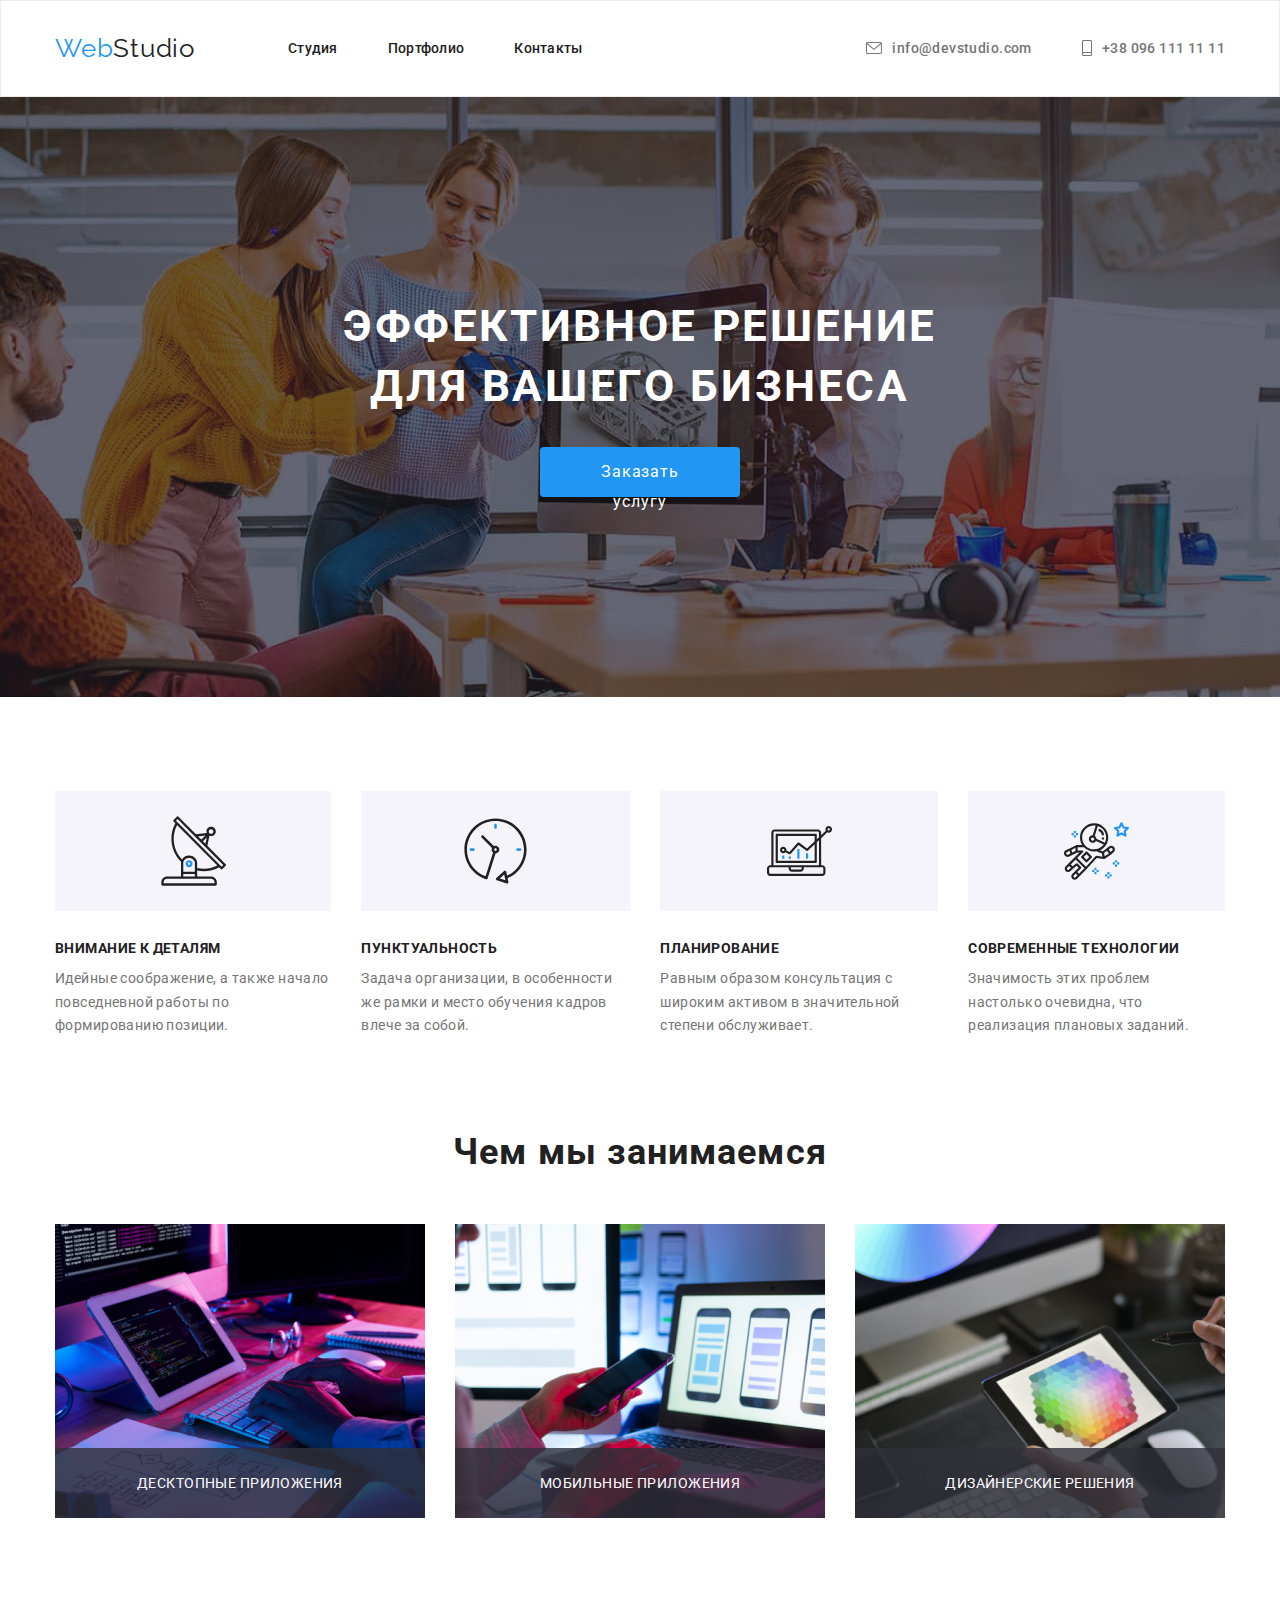
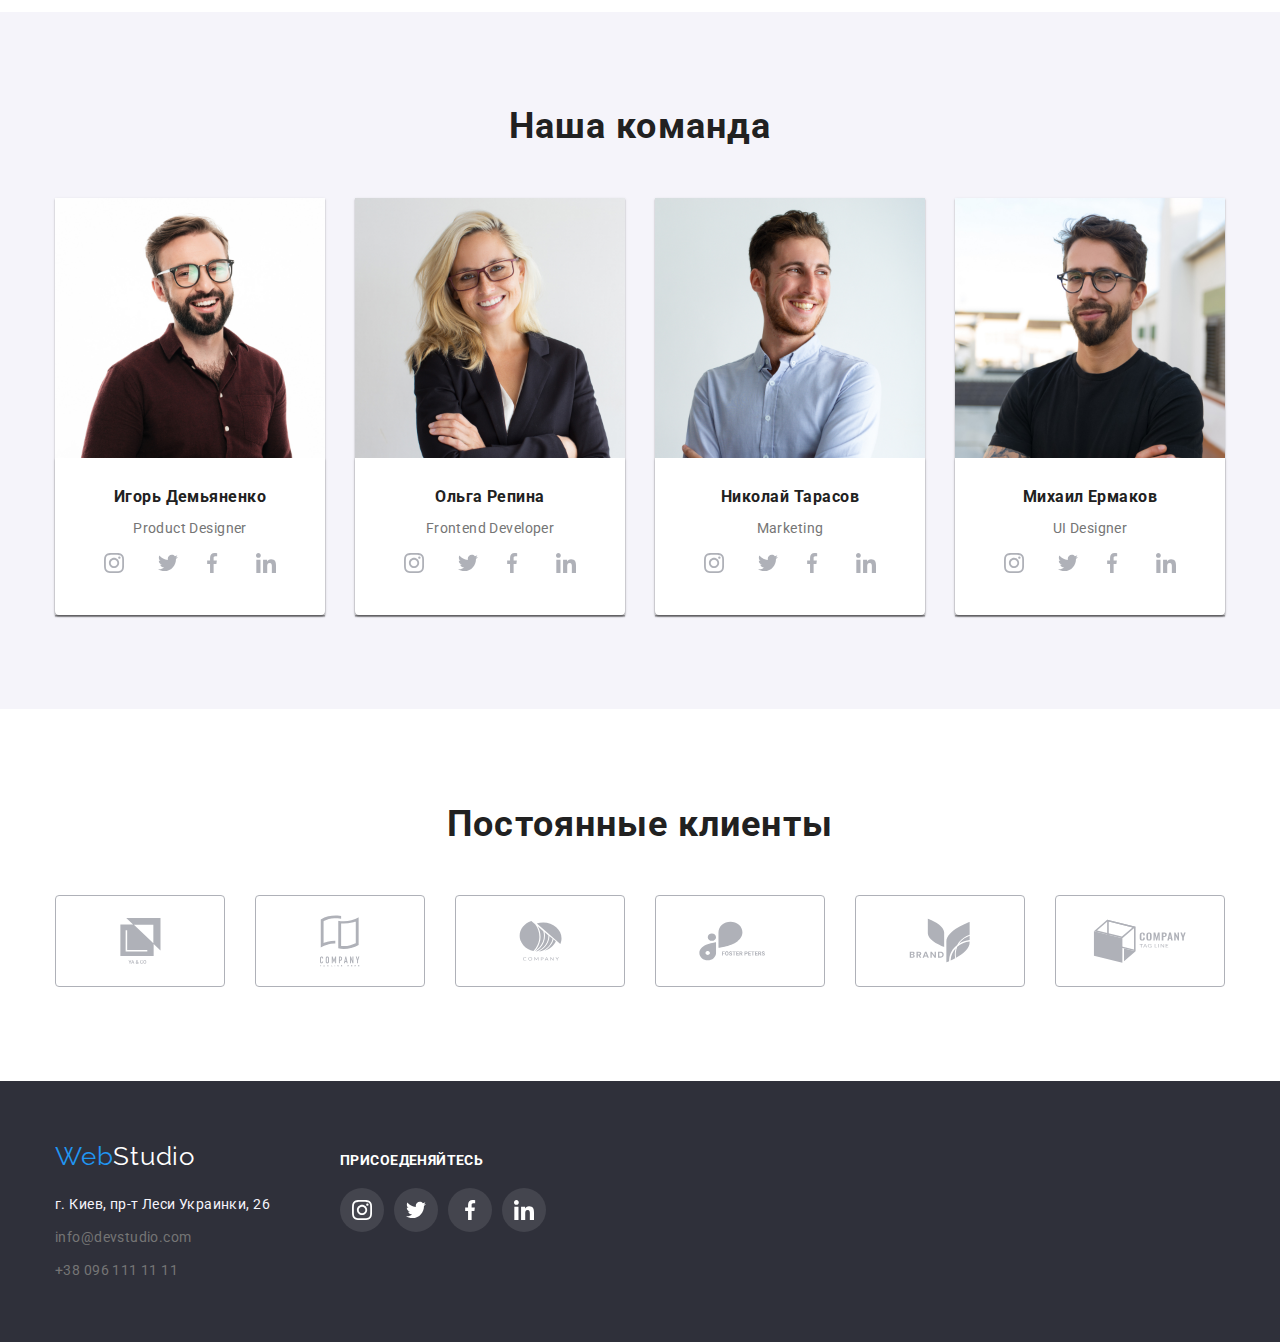
<file: index.html>
<!DOCTYPE html>
<html lang="ru">
  <head>
    <meta charset="UTF-8">
    <meta name="viewport" content="width=device-width, initial-scale=1.0">
    <title>Project GOIT</title>
    <link rel="preconnect" href="https://fonts.gstatic.com">
    <link href="https://fonts.googleapis.com/css2?family=Raleway:wght@700&family=Roboto:wght@400;500;700;900&display=swap" rel="stylesheet">
    <link rel="stylesheet" href="https://cdnjs.cloudflare.com/ajax/libs/modern-normalize/1.0.0/modern-normalize.css">
    <link rel="stylesheet" href="css/styles.css">
  </head>
  <body>
    <header class="header">
      <div class="container header-page">
      <nav class="main-nav">
        <a class='logo' href="index.html"><span class="logo-color">Web</span>Studio</a>
        <ul class="header-links">
          <li class="item"><a href="" class="header-link menu-link">Студия</a></li>
          <li class="item"><a href="portfolio.html" class="header-link menu-link">Портфолио</a></li>
          <li class="item"><a href="" class="header-link menu-link">Контакты</a></li>
        </ul>
      </nav>
        <ul class="header-contacts adress-list">
          <li class="item contacts-item"><a href="" class="contacts address-link">
            <svg class="adress-icon" width="16" height="12">
              <use href="./images/icons/sprite.svg#icon-email"></use>
            </svg>
            info@devstudio.com
          </a></li>
          <li class="item contacts-item"><a href="" class="contacts address-link">
            <svg class="adress-icon phone"  width="10" height="16">
              <use href="./images/icons/sprite.svg#icon-phone"></use>
            </svg>
            +38  096  111  11  11
          </a></li>
        </ul>
      </div>
    </header>
    <main>
    <section class="hero">
      <div class="container page-hero">
        <h1 class="hero-title">Эффективное решение для вашего бизнеса</h1>
        <button class="hero-button" type="button" data-modal-open>Заказать услугу</button>
      </div>
      </section>
      <section class="section">
        <div class="container">
        <ul class="about-list">
          <li class="item">
            <div class="our-privilege">
              <svg class="our-privilege-item">
                <use href="./images/icons/sprite.svg#icon-antenna"></use>
              </svg>
            </div>
            <h3 class="about-subtitle">Внимание к деталям</h3>
            <p class="about-list-text">
             Идейные соображение, а также начало повседневной работы по формированию позиции.
            </p>
          </li>
          <li class="item">
            <div class="our-privilege">
              <svg class="our-privilege-item">
                <use href="./images/icons/sprite.svg#icon-clock"></use>
              </svg>
            </div>
            <h3 class="about-subtitle">Пунктуальность</h3>
            <p class="about-list-text">
              Задача организации, в особенности же рамки и место обучения кадров влече  за собой.
            </p>
          </li>
          <li class="item">
            <div class="our-privilege">
              <svg class="our-privilege-item">
                <use href="./images/icons/sprite.svg#icon-diagram"></use>
              </svg>
            </div>
            <h3 class="about-subtitle">Планирование</h3>
            <p class="about-list-text">
             Равным образом консультация с широким активом в значительной степени обслуживает.
            </p>
          </li>
          <li class="item">
            <div class="our-privilege">
              <svg class="our-privilege-item">
                <use href="./images/icons/sprite.svg#icon-astronaut"></use>
              </svg>
            </div>
            <h3 class="about-subtitle">Современные технологии</h3>
            <p class="about-list-text">
              Значимость этих проблем настолько очевидна, что реализация плановых заданий.
            </p>
          </li>
        </ul>
      </div>
      </section>
      <section class="section services">
        <div class="container">
          <h2 class="services-title">Чем мы занимаемся</h2>
          <ul class="services-list">
            <li class="services-img"><img src="images/img1.jpg" width="370" height="294" alt="руки на клавиатуре">
            <div class="services-overlay">
              <p>Десктопные приложения</p>
            </div>
            </li>
            <li class="services-img"><img src="images/img2.jpg" width="370" height="294" alt="телефон в руке">
              <div class="services-overlay">
                <p>Мобильные приложения</p>
              </div>
            </li>
            <li class="services-img"><img src="images/img3.jpg" width="370" height="294" alt="планшет в руке">
              <div class="services-overlay">
                <p class="overlay-title">Дизайнерские решения</p>
              </div>
            </li>
        </ul>
      </div>
      </section>
      <section class=" section our-team">
        <div class="container">
        <h2 class="our-team-title">Наша команда</h2>
        <ul class="our-team-list">
          <li class="card-in-case">
            <img src="./images/team/igor.jpg" width="270" height="260" alt="Игорь Демьяненко">
            <div class="name-work">
            <h3 class="name">Игорь Демьяненко</h3>
            <p lang="en">Product Designer</p>
            <ul class="socials-icons">
              <li class="social-icons-item">
                <a href="" class="socials-icons-link" targen="_blank" rel="noopener noreferrer">
                  <svg class="socials-icons-svg">
                    <use href="./images/icons/sprite.svg#icon-instagram"></use>
                  </svg>
                </a>
              </li>
              <li class=" targen="_blank"">
                <a href="" class="socials-icons-link" targen="_blank" rel="noopener noreferrer">
                  <svg class="socials-icons-svg">
                    <use href="./images/icons/sprite.svg#icon-twitter"></use>
                  </svg>
                </a>
              </li>
              <li class="social-icons-item">
                <a href="" class="socials-icons-link" targen="_blank" rel="noopener noreferrer">
                  <svg class="socials-icons-svg">
                    <use href="./images/icons/sprite.svg#icon-facebook"></use>
                  </svg>
                </a>
              </li>
              <li class="social-icons-item">
                <a href="" class="socials-icons-link" targen="_blank" rel="noopener noreferrer">
                  <svg class="socials-icons-svg">
                    <use href="./images/icons/sprite.svg#icon-linkedin"></use>
                  </svg>
                </a>
              </li>
            </ul>
          </div>
          </li>
          <li class="card-in-case">
            <img src="./images/team/olga.jpg" width="270" height="260" alt="Ольга Репина">
            <div class="name-work">
            <h3 class="name">Ольга Репина</h3>
            <p lang="en">Frontend Developer</p>
            <ul class="socials-icons">
              <li class="social-icons-item">
                <a href="" class="socials-icons-link" target="_blank" rel="noopener noreferrer">
                  <svg class="socials-icons-svg">
                    <use href="./images/icons/sprite.svg#icon-instagram"></use>
                  </svg>
                </a>
              </li>
              <li class=" targen="_blank"">
                <a href="" class="socials-icons-link" target="_blank" rel="noopener noreferrer">
                  <svg class="socials-icons-svg">
                    <use href="./images/icons/sprite.svg#icon-twitter"></use>
                  </svg>
                </a>
              </li>
              <li class="social-icons-item">
                <a href="" class="socials-icons-link" target="_blank" rel="noopener noreferrer">
                  <svg class="socials-icons-svg">
                    <use href="./images/icons/sprite.svg#icon-facebook"></use>
                  </svg>
                </a>
              </li>
              <li class="social-icons-item">
                <a href="" class="socials-icons-link" target="_blank" rel="noopener noreferrer">
                  <svg class="socials-icons-svg">
                    <use href="./images/icons/sprite.svg#icon-linkedin"></use>
                  </svg>
                </a>
              </li>
            </ul>
          </div>
          </li>
          <li class="card-in-case">
            <img src="./images/team/nikolai.jpg" width="270" height="260" alt="Николай Тарасов">
            <div class="name-work">
            <h3 class="name">Николай Тарасов</h3>
            <p lang="en">Marketing</p>
            <ul class="socials-icons">
              <li class="social-icons-item">
                <a href="" class="socials-icons-link" target="_blank" rel="noopener noreferrer">
                  <svg class="socials-icons-svg">
                    <use href="./images/icons/sprite.svg#icon-instagram"></use>
                  </svg>
                </a>
              </li>
              <li class=" targen="_blank">
                <a href="" class="socials-icons-link" target="_blank" rel="noopener noreferrer">
                  <svg class="socials-icons-svg">
                    <use href="./images/icons/sprite.svg#icon-twitter"></use>
                  </svg>
                </a>
              </li>
              <li class="social-icons-item">
                <a href="" class="socials-icons-link" target="_blank" rel="noopener noreferrer">
                  <svg class="socials-icons-svg">
                    <use href="./images/icons/sprite.svg#icon-facebook"></use>
                  </svg>
                </a>
              </li>
              <li class="social-icons-item">
                <a href="" class="socials-icons-link" target="_blank" rel="noopener noreferrer">
                  <svg class="socials-icons-svg">
                    <use href="./images/icons/sprite.svg#icon-linkedin"></use>
                  </svg>
                </a>
              </li>
            </ul>
          </div>
          </li>
          <li class="card-in-case">
            <img src="./images/team/mikhail.jpg" width="270" height="260" alt="Михаил Ермаков">
            <div class="name-work">
            <h3 class="name">Михаил Ермаков</h3>
            <p lang="en">UI Designer</p>
            <ul class="socials-icons">
              <li class="social-icons-item">
                <a href="" class="socials-icons-link" targen="_blank" rel="noopener noreferrer">
                  <svg class="socials-icons-svg">
                    <use href="./images/icons/sprite.svg#icon-instagram"></use>
                  </svg>
                </a>
              </li>
              <li class=" targen="_blank"">
                <a href="" class="socials-icons-link" targen="_blank" rel="noopener noreferrer">
                  <svg class="socials-icons-svg">
                    <use href="./images/icons/sprite.svg#icon-twitter"></use>
                  </svg>
                </a>
              </li>
              <li class="social-icons-item">
                <a href="" class="socials-icons-link" targen="_blank" rel="noopener noreferrer">
                  <svg class="socials-icons-svg">
                    <use href="./images/icons/sprite.svg#icon-facebook"></use>
                  </svg>
                </a>
              </li>
              <li class="social-icons-item">
                <a href="" class="socials-icons-link" targen="_blank" rel="noopener noreferrer">
                  <svg class="socials-icons-svg">
                    <use href="./images/icons/sprite.svg#icon-linkedin"></use>
                  </svg>
                </a>
              </li>
            </ul>
          </div>
          </li>
        </ul>
      </div>
      </section>
      <section class="section-regular-clients">
        <div class="container">
        <h2 class="regular-clients-hero">Постоянные клиенты</h2>
        <ul class="regular-clients-list">
          <li class="regular-clients-item">
            <a href="" class="regular-clients-link">
              <svg class="regular-clients-svg" width="41px" height="46px">
                <use href="./images/icons/sprite.svg#icon-yaco"></use>
              </svg>
          </a>
          </li>
          <li class="regular-clients-item">
            <a href="" class="regular-clients-link">
              <svg class="regular-clients-svg" width="40px" height="52px">
                <use href="./images/icons/sprite.svg#icon-companytaglinehere"></use>
              </svg>
          </a>
          </li>
          <li class="regular-clients-item">
            <a href="" class="regular-clients-link">
              <svg class="regular-clients-svg" width="43px" height="41px">
                <use href="./images/icons/sprite.svg#icon-company"></use>
              </svg>
          </a>
          </li>
          <li class="regular-clients-item">
            <a href="" class="regular-clients-link">
              <svg class="regular-clients-svg" width="84px" height="40px">
                <use href="./images/icons/sprite.svg#icon-fosterpeters"></use>
              </svg>
          </a>
          </li>
          <li class="regular-clients-item">
            <a href="" class="regular-clients-link">
              <svg class="regular-clients-svg" width="62px" height="45px">
                <use href="./images/icons/sprite.svg#icon-brand"></use>
              </svg>
          </a>
          </li>
          <li class="regular-clients-item">
            <a href="" class="regular-clients-link">
              <svg class="regular-clients-svg" width="94px" height="44px">
                <use href="./images/icons/sprite.svg#icon-companytagline"></use>
              </svg>
          </a>
          </li>
        </ul>
      </div>
      </section>
      <div class="backdrop is-hidden" data-modal>
        <div  class="modal">
          <button  class="modal-button" data-modal-close>
            <svg class="modal-svg" width="11" height="11">
              <use href="./images/icons/sprite.svg#icon-close" > </use>
            </svg>
          </button>
        </div>
      </div>
    </main>
      <footer class="footer">
        <div class=" footer-info container">
        <div>
          <a class='logo-footer' href="index.html"><span class="logo-color">Web</span>Studio</a>
        <address class="address">
        <p class="place">г. Киев, пр-т Леси Украинки, 26</p>
        <ul class="footer-list">
          <li><a class="contacts" href="">info@devstudio.com</a></li>
          <li><a class="contacts " href="">+38  096  111  11  11</a></li>
        </ul>
      </div>
        <div class="footer-info-svg">
          <h2 class="footer-title">Присоеденяйтесь</h2>
        <ul class="socials-icons footer-icons">
          <li class="social-icons-item">
            <a href="" class="socials-icons-link icons-footer" target="_blank" rel="noopener noreferrer">
              <svg class="socials-icons-svg footer-svg">
                <use href="./images/icons/sprite.svg#icon-instagram"></use>
              </svg>
            </a>
          </li>
          <li class="social-icons-item">
            <a href="" class="socials-icons-link icons-footer" target="_blank" rel="noopener noreferrer">
              <svg class="socials-icons-svg footer-svg">
                <use href="./images/icons/sprite.svg#icon-twitter"></use>
              </svg>
            </a>
          </li>
          <li class="social-icons-item">
            <a href="" class="socials-icons-link icons-footer" target="_blank" rel="noopener noreferrer">
              <svg class="socials-icons-svg footer-svg">
                <use href="./images/icons/sprite.svg#icon-facebook"></use>
              </svg>
            </a>
          </li>
          <li class="social-icons-item">
            <a href="" class="socials-icons-link icons-footer" target="_blank" rel="noopener noreferrer">
              <svg class="socials-icons-svg footer-svg">
                <use href="./images/icons/sprite.svg#icon-linkedin"></use>
              </svg>
            </a>
          </li>
        </ul>
      </div>
        </address>
      </div>
      </footer>
      <script src="./js/modal.js"></script>
  </body>
</html>
</file>
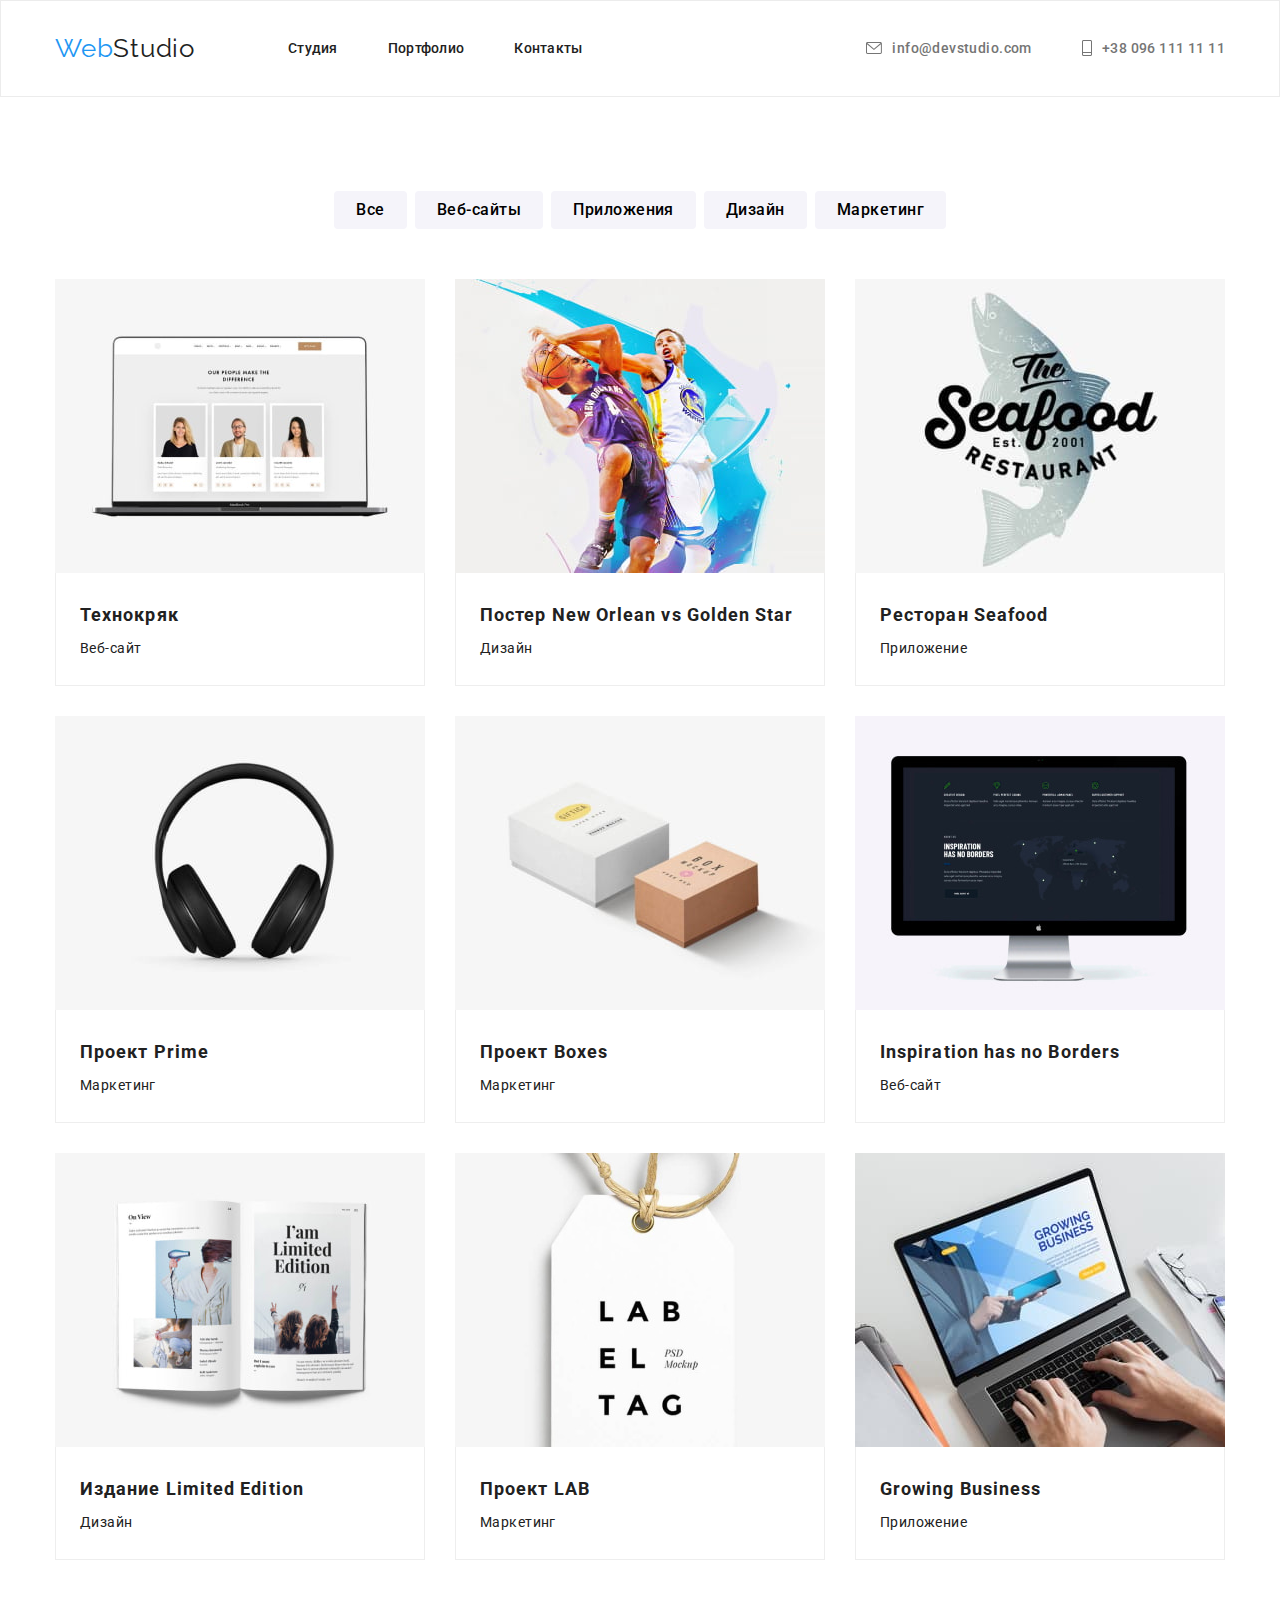
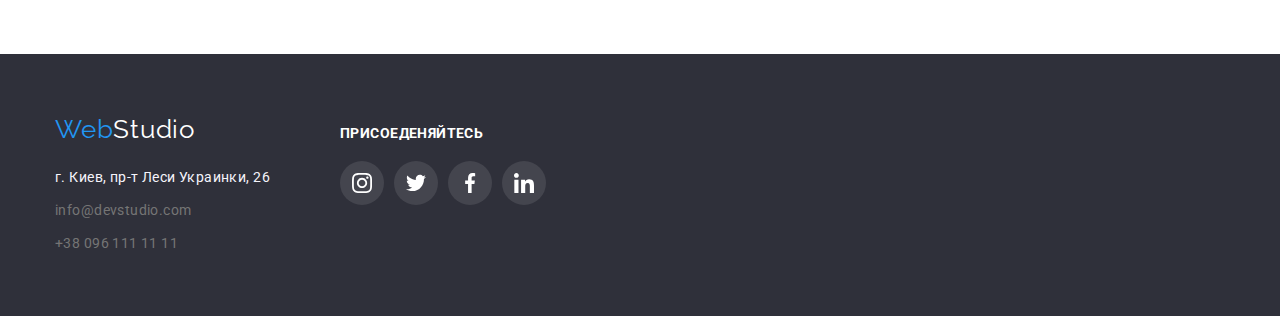
<file: portfolio.html>
<!DOCTYPE html>
<html lang="ru">
<head>
    <meta charset="UTF-8">
    <meta http-equiv="X-UA-Compatible" content="IE=edge">
    <meta name="viewport" content="width=device-width, initial-scale=1.0">
    <title>Project GOIT</title>
    <link rel="preconnect" href="https://fonts.gstatic.com">
    <link href="https://fonts.googleapis.com/css2?family=Raleway:wght@700&family=Roboto:wght@400;500;700;900&display=swap" rel="stylesheet">
    <link rel="stylesheet" href="https://cdnjs.cloudflare.com/ajax/libs/modern-normalize/1.0.0/modern-normalize.css">
    <link rel="stylesheet" href="css/styles.css">
</head>
<body>
  <header class="header">
    <div class="container header-page">
    <nav class="main-nav">
      <a class='logo' href="index.html"><span class="logo-color">Web</span>Studio</a>
      <ul class="header-links">
        <li class="item"><a href="index.html" class="header-link menu-link">Студия</a></li>
        <li class="item"><a href="portfolio.html" class="header-link menu-link">Портфолио</a></li>
        <li class="item"><a href="" class="header-link menu-link">Контакты</a></li>
      </ul>
    </nav>
    <ul class="header-contacts adress-list">
      <li class="item contacts-item"><a class="contacts address-link">
        <svg class="adress-icon" width="16" height="12">
          <use href="./images/icons/sprite.svg#icon-email"></use>
        </svg>
        info@devstudio.com
      </a></li>
      <li class="item contacts-item"><a class="contacts address-link">
        <svg class="adress-icon" width="10" height="16">
          <use href="./images/icons/sprite.svg#icon-phone"></use>
        </svg>
        +38  096  111  11  11
      </a></li>
    </ul>
    </div>
  </header>
    <main>
        <section class="section">
          <div class="container">
            <ul class="filter-button-list">
              <li><button class="filter-button">Все</button></li>
              <li><button class="filter-button">Веб-сайты</button></li>
              <li><button class="filter-button">Приложения</button></li>
              <li><button class="filter-button">Дизайн</button></li>
              <li><button class="filter-button">Маркетинг</button></li>
          </ul>
            <ul class="filter-list">
                <li class="container-set">
                  <a class="overlay-link card-set-link" href="">
                    <div class="thumb-overlay">
                    <img src="images/portfolio/laptop.jpg" width="370" height="294" alt="">
                    <div class="card-set-overlay">
                      <p>Технокряк это современная площадка 
                        распространения коронавируса.
                         Компании используют эту платформу 
                         для цифрового шпионажа и атак на 
                         защищённые сервера конкурентов.
                      </p>
                    </div>
                    </div>
                  <div class="set-items">
                  <h3 class="title-filter">Технокряк</h3>
                  <p >Веб-сайт</p>
                </div>
               </a>
                </li>
                <li class="container-set">
                  <a class="overlay-link card-set-link" href="">
                   <div class="thumb-overlay">
                    <img src="images/portfolio/players.jpg" width="370" height="294" alt="">
                    <div class="card-set-overlay">
                      <p>Технокряк это современная площадка 
                        распространения коронавируса.
                         Компании используют эту платформу 
                         для цифрового шпионажа и атак на 
                         защищённые сервера конкурентов.
                      </p>
                    </div>
                  </div>
                   <div class="set-items">
                   <h3 class="title-filter">Постер New Orlean vs Golden Star</h3>
                   <p>Дизайн</p>
                  </div>
                </a>
                </li>
                <li class="container-set">
                  <a class="overlay-link card-set-link" href="">
                  <div class="thumb-overlay">
                   <img src="images/portfolio/seafood.jpg" width="370" height="294" alt="">
                   <div class="card-set-overlay">
                    <p>Технокряк это современная площадка 
                      распространения коронавируса.
                       Компании используют эту платформу 
                       для цифрового шпионажа и атак на 
                       защищённые сервера конкурентов.
                    </p>
                  </div>
                  </div>
                   <div class="set-items">
                   <h3 class="title-filter">Ресторан Seafood</h3>
                   <p>Приложение</p>
                  </div>
                </a>
                </li>
                <li class="container-set">
                  <a class="overlay-link card-set-link" href="">
                    <div class="thumb-overlay">
                   <img src="images/portfolio/headphones.jpg" width="370" height="294" alt="">
                   <div class="card-set-overlay">
                    <p>Технокряк это современная площадка 
                      распространения коронавируса.
                       Компании используют эту платформу 
                       для цифрового шпионажа и атак на 
                       защищённые сервера конкурентов.
                    </p>
                  </div>
                    </div>
                   <div class="set-items">
                   <h3 class="title-filter">Проект Prime</h3> 
                  <p>Маркетинг</p>
                </div>
              </a>
                </li>
                <li class="container-set">
                  <a class="overlay-link card-set-link" href="">
                    <div class="thumb-overlay">
                    <img src="images/portfolio/boxes.jpg" width="370" height="294" alt="">
                    <div class="card-set-overlay">
                      <p>Технокряк это современная площадка 
                        распространения коронавируса.
                         Компании используют эту платформу 
                         для цифрового шпионажа и атак на 
                         защищённые сервера конкурентов.
                      </p>
                    </div>
                    </div>
                    <div class="set-items">
                    <h3 class="title-filter">Проект Boxes</h3>
                    <p>Маркетинг</p>
                  </div>
                </a>
                  </li>
                <li class="container-set">
                  <a class="overlay-link card-set-link" href="">
                    <div class="thumb-overlay">
                    <img src="images/portfolio/computer.jpg" width="370" height="294" alt="">
                    <div class="card-set-overlay">
                      <p>Технокряк это современная площадка 
                        распространения коронавируса.
                         Компании используют эту платформу 
                         для цифрового шпионажа и атак на 
                         защищённые сервера конкурентов.
                      </p>
                    </div>
                    </div>
                    <div class="set-items">
                    <h3 class="title-filter">Inspiration has no Borders</h3>
                    <p>Веб-сайт</p>
                  </div>
                </a>
                </li>
                <li class="container-set">
                  <a class="overlay-link card-set-link" href="">
                    <div class="thumb-overlay">
                    <img src="images/portfolio/magazine.jpg" width="370" height="294" alt="">
                    <div class="card-set-overlay">
                      <p>Технокряк это современная площадка 
                        распространения коронавируса.
                         Компании используют эту платформу 
                         для цифрового шпионажа и атак на 
                         защищённые сервера конкурентов.
                      </p>
                    </div>
                    </div>
                    <div class="set-items">
                    <h3 class="title-filter">Издание Limited Edition</h3>
                    <p>Дизайн</p>
                  </div>
                </a>
                </li>
                <li class="container-set">
                  <a class="overlay-link card-set-link" href="">
                    <div class="thumb-overlay">
                    <img src="images/portfolio/birka.jpg" width="370" height="294" alt="">
                    <div class="card-set-overlay">
                      <p>Технокряк это современная площадка 
                        распространения коронавируса.
                         Компании используют эту платформу 
                         для цифрового шпионажа и атак на 
                         защищённые сервера конкурентов.
                      </p>
                    </div>
                    </div>
                    <div class="set-items">
                    <h3 class="title-filter">Проект LAB</h3>
                    <p>Маркетинг</p>
                  </div>
                </a>
                </li>
                <li class="container-set">
                  <a class="overlay-link card-set-link" href="">
                    <div class="thumb-overlay">
                    <img src="images/portfolio/handsinlaptop.jpg" width="370" height="294" alt="">
                    <div class="card-set-overlay">
                      <p>Технокряк это современная площадка 
                        распространения коронавируса.
                         Компании используют эту платформу 
                         для цифрового шпионажа и атак на 
                         защищённые сервера конкурентов.
                      </p>
                    </div>
                    </div>
                    <div class="set-items">
                    <h3 class="title-filter">Growing Business</h3>
                    <p>Приложение</p>
                  </div>
                </a>
                </li>
              </ul>
            </div>
        </section>
    </main>
    <footer class="footer">
      <div class=" footer-info container">
      <div>
        <a class='logo-footer' href="index.html"><span class="logo-color">Web</span>Studio</a>
      <address class="address">
      <p class="place">г. Киев, пр-т Леси Украинки, 26</p>
      <ul class="footer-list">
        <li><a class="contacts" href="">info@devstudio.com</a></li>
        <li><a class="contacts " href="">+38  096  111  11  11</a></li>
      </ul>
    </div>
      <div class="footer-info-svg">
        <h2 class="footer-title">Присоеденяйтесь</h2>
      <ul class="socials-icons footer-icons">
        <li class="social-icons-item">
          <a href="" class="socials-icons-link icons-footer" target="_blank" rel="noopener noreferrer">
            <svg class="socials-icons-svg footer-svg">
              <use href="./images/icons/sprite.svg#icon-instagram"></use>
            </svg>
          </a>
        </li>
        <li class="social-icons-item">
          <a href="" class="socials-icons-link icons-footer" target="_blank" rel="noopener noreferrer">
            <svg class="socials-icons-svg footer-svg">
              <use href="./images/icons/sprite.svg#icon-twitter"></use>
            </svg>
          </a>
        </li>
        <li class="social-icons-item">
          <a href="" class="socials-icons-link icons-footer" target="_blank" rel="noopener noreferrer">
            <svg class="socials-icons-svg footer-svg">
              <use href="./images/icons/sprite.svg#icon-facebook"></use>
            </svg>
          </a>
        </li>
        <li class="social-icons-item">
          <a href="" class="socials-icons-link icons-footer" target="_blank" rel="noopener noreferrer">
            <svg class="socials-icons-svg footer-svg">
              <use href="./images/icons/sprite.svg#icon-linkedin"></use>
            </svg>
          </a>
        </li>
      </ul>
    </div>
      </address>
    </div>
    </footer>
</body>
</html>
</file>
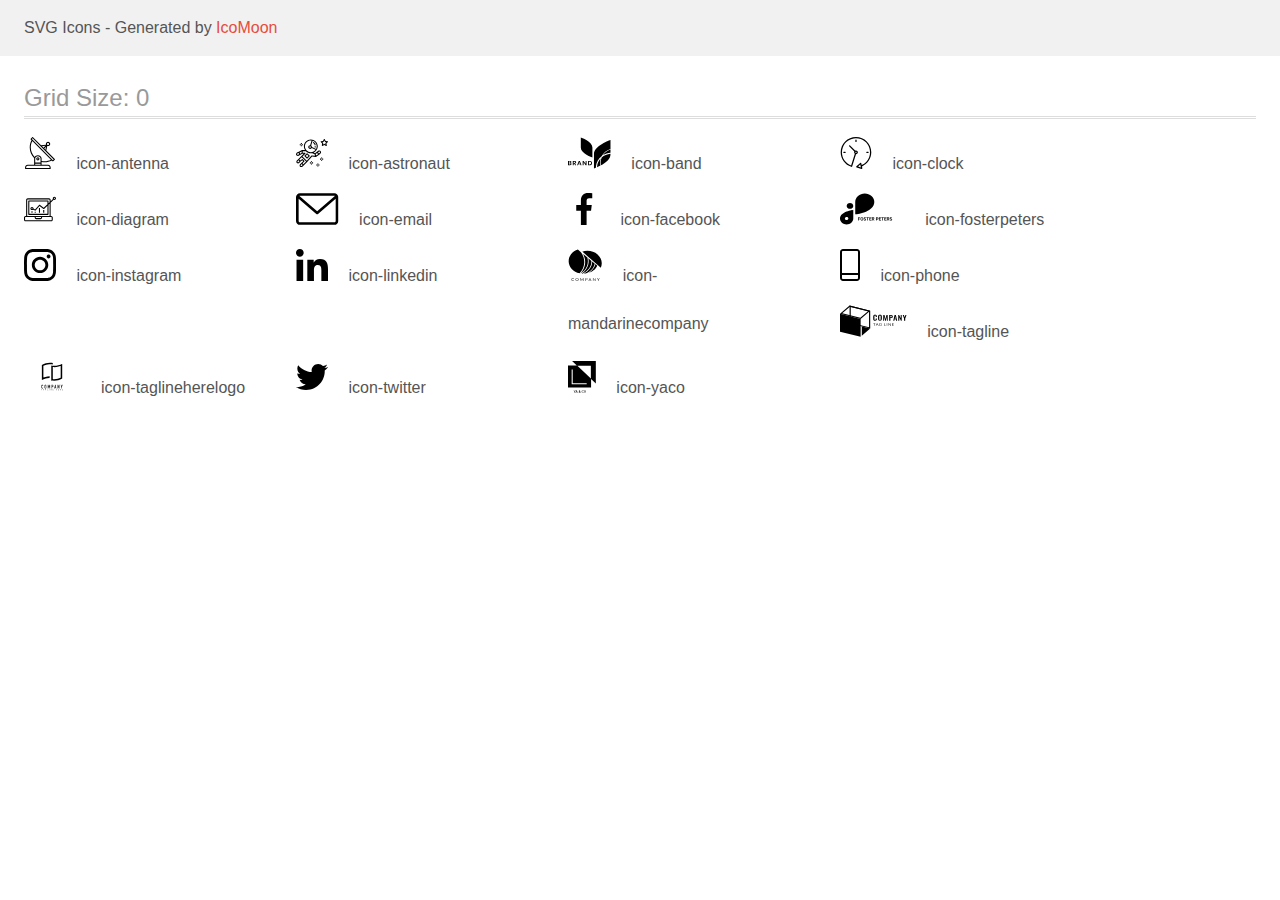
<file: images/icons/icomoon/demo.html>
<!doctype html>
<html>
<head>
    <title>IcoMoon - SVG Icons</title>
    <meta charset="utf-8">
    <meta name="viewport" content="width=device-width, initial-scale=1">
    <link rel="stylesheet" href="demo-files/demo.css">
    <link rel="stylesheet" href="style.css">
</head>
<body>
<svg aria-hidden="true" style="position: absolute; width: 0; height: 0; overflow: hidden;" version="1.1" xmlns="http://www.w3.org/2000/svg" xmlns:xlink="http://www.w3.org/1999/xlink">
<defs>
<symbol id="icon-antenna" viewBox="0 0 32 32">
<path d="M30.773 22.098l-8.443-8.505 0.937-4.616c0.225 0.090 0.485 0.144 0.758 0.146h0.007c0.008 0 0.017 0 0.026 0 1.192 0 2.159-0.967 2.159-2.159s-0.967-2.159-2.159-2.159c-1.192 0-2.159 0.967-2.159 2.159 0 0.259 0.046 0.508 0.13 0.739l-0.005-0.015-4.96 0.606-8.091-8.133c-0.096-0.098-0.229-0.159-0.376-0.16h-0c-0.14 0.001-0.274 0.057-0.373 0.155l-1.512 1.504c-0.096 0.097-0.156 0.23-0.156 0.377s0.060 0.281 0.156 0.377v0l0.814 0.825c-1.143 2.062-1.816 4.522-1.816 7.139 0 4.106 1.656 7.824 4.336 10.525l-0.001-0.001c0.043 0.041 0.092 0.074 0.146 0.097-0.032 0.164-0.051 0.353-0.052 0.546v6.188h-6.4c-1.472 0.001-2.666 1.194-2.667 2.666v1.067c0 0.295 0.239 0.534 0.534 0.534h24.534c0.294 0 0.533-0.239 0.533-0.534v-1.067c-0.002-1.472-1.195-2.665-2.666-2.666h-6.4v-2.742c1.003 0.21 2.024 0.317 3.049 0.32 2.58-0.003 5.005-0.663 7.117-1.822l-0.077 0.039 0.818 0.823c0.099 0.101 0.235 0.159 0.376 0.16 0.14-0.001 0.274-0.057 0.373-0.155l1.512-1.504c0.096-0.097 0.156-0.23 0.156-0.377s-0.060-0.281-0.156-0.377v0zM23.28 6.233c0.193-0.192 0.459-0.31 0.752-0.31 0.589 0 1.067 0.478 1.067 1.066s-0.477 1.066-1.067 1.066c-0 0-0 0-0 0h-0.004c-0.587-0.003-1.061-0.479-1.061-1.066 0-0.295 0.12-0.563 0.314-0.756l0-0h-0.002zM22.024 9.737l-0.598 2.946-1.175-1.183 1.774-1.763zM21.419 8.835l-1.92 1.909-1.486-1.493 3.406-0.416zM24.004 28.8c0.884 0 1.6 0.716 1.6 1.6v0 0.534h-23.466v-0.534c0-0.884 0.716-1.6 1.6-1.6v0h20.267zM16.538 26.666v1.067h-5.334v-1.067h5.334zM11.204 25.6v-4.053c0-1.294 1.196-2.346 2.667-2.346s2.667 1.053 2.667 2.346v4.053h-5.334zM17.604 23.904v-2.357c0-1.882-1.675-3.413-3.733-3.413-0.017-0-0.038-0-0.058-0-1.353 0-2.54 0.707-3.213 1.771l-0.009 0.016c-2.36-2.482-3.812-5.846-3.812-9.55 0-2.314 0.567-4.496 1.569-6.414l-0.036 0.077 18.602 18.709c-1.823 0.947-3.979 1.502-6.266 1.502-1.079 0-2.128-0.124-3.136-0.357l0.093 0.018zM28.893 23.22l-21.057-21.181 0.754-0.752 7.935 7.98c0.004 0 0.006 0.007 0.010 0.010l13.114 13.191-0.757 0.752z"></path>
<path d="M13.876 20.267h-0.005c-0.001 0-0.002 0-0.002 0-0.884 0-1.6 0.716-1.6 1.6s0.715 1.599 1.597 1.6h0.005c0.001 0 0.001 0 0.002 0 0.884 0 1.6-0.716 1.6-1.6s-0.715-1.599-1.598-1.6h-0zM14.249 22.245c-0.096 0.096-0.229 0.155-0.376 0.155-0.295 0-0.534-0.239-0.534-0.534s0.238-0.533 0.532-0.533h0c0.293 0.001 0.531 0.239 0.531 0.533 0 0.148-0.060 0.282-0.157 0.378l-0 0h0.005z"></path>
</symbol>
<symbol id="icon-astronaut" viewBox="0 0 32 32">
<path d="M31.974 4.524c-0.064-0.191-0.227-0.332-0.427-0.362l-0.003-0-1.911-0.278-0.855-1.731c-0.179-0.365-0.777-0.365-0.956 0l-0.855 1.731-1.911 0.278c-0.26 0.039-0.457 0.26-0.457 0.528 0 0.15 0.062 0.285 0.161 0.382l1.383 1.348-0.326 1.903c-0.034 0.2 0.048 0.402 0.212 0.522 0.166 0.12 0.383 0.135 0.562 0.040l1.709-0.899 1.709 0.899c0.072 0.038 0.157 0.061 0.247 0.061 0.295 0 0.534-0.239 0.534-0.534 0-0.031-0.003-0.062-0.008-0.092l0 0.003-0.326-1.903 1.383-1.348c0.099-0.097 0.161-0.233 0.161-0.382 0-0.059-0.009-0.115-0.027-0.168l0.001 0.004zM29.511 5.851c-0.126 0.122-0.183 0.299-0.153 0.472l0.191 1.114-1-0.526c-0.072-0.039-0.158-0.062-0.249-0.062s-0.177 0.023-0.252 0.063l0.003-0.001-1 0.526 0.191-1.114c0.005-0.027 0.008-0.059 0.008-0.091 0-0.149-0.061-0.285-0.16-0.381l-0-0-0.811-0.79 1.119-0.162c0.174-0.025 0.324-0.134 0.402-0.292l0.5-1.013 0.5 1.013c0.078 0.158 0.228 0.267 0.402 0.292l1.119 0.162-0.809 0.79zM26.134 20.522h-1.067v1.067h1.067v-1.067zM26.134 22.656h-1.067v1.066h1.067v-1.066zM27.2 21.589h-1.067v1.067h1.067v-1.067zM25.067 21.589h-1.067v1.067h1.067v-1.067zM22.4 26.389h-1.067v1.067h1.067v-1.067zM22.4 28.523h-1.067v1.067h1.067v-1.067zM23.467 27.456h-1.067v1.067h1.067v-1.067zM21.334 27.456h-1.067v1.067h1.067v-1.067zM16 24.256h-1.066v1.067h1.066v-1.067zM16 26.389h-1.066v1.067h1.066v-1.067zM17.067 25.322h-1.067v1.067h1.067v-1.067zM14.934 25.322h-1.067v1.067h1.067v-1.067zM5.867 6.122h-1.066v1.066h1.066v-1.066zM5.867 8.256h-1.066v1.066h1.066v-1.066zM6.933 7.189h-1.067v1.067h1.066v-1.067zM4.8 7.189h-1.067v1.067h1.067v-1.067z"></path>
<path d="M24.715 14.16c-0.28-0.376-0.698-0.636-1.179-0.703l-0.009-0.001c-0.076-0.012-0.164-0.018-0.254-0.018-0.411 0-0.789 0.139-1.090 0.373l0.004-0.003-1.253 0.96-1.898 1.417-1.358-0.541c2.421-1.086 4.113-3.508 4.113-6.32 0-3.823-3.122-6.934-6.961-6.934s-6.961 3.11-6.961 6.934c0 1.386 0.415 2.674 1.12 3.759l-2.768-0.024c-0.009 0-0.016 0.005-0.023 0.005-0.057 0.003-0.11 0.014-0.159 0.033l0.004-0.001c-0.013 0.005-0.026 0.007-0.038 0.013-0.006 0.003-0.013 0.003-0.019 0.006l-3.233 1.596c-0 0-0.001 0-0.001 0.001l-1.893 0.91c-0.024 0.011-0.045 0.023-0.065 0.036l0.001-0.001c-0.482 0.324-0.795 0.867-0.795 1.483 0 0.297 0.073 0.577 0.201 0.823l-0.005-0.010c0.22 0.424 0.592 0.742 1.043 0.885l0.013 0.003c0.161 0.053 0.345 0.083 0.537 0.083 0.308 0 0.598-0.078 0.851-0.216l-0.009 0.005 1.388-0.738 2.264-1.169 1.357-0.008-5.442 5.415c0 0.001-0.001 0.001-0.001 0.001l-1.339 1.333c-0.303 0.299-0.491 0.714-0.491 1.173 0 0.002 0 0.003 0 0.005v-0c0.002 0.919 0.748 1.664 1.667 1.664 0.001 0 0.002 0 0.002 0h-0c0.428 0 0.854-0.162 1.18-0.485l1.314-1.309 1.741-1.3 0.901 0.897-3.102 3.088c-0.303 0.299-0.491 0.714-0.491 1.173 0 0.001 0 0.003 0 0.004v-0c0 0.445 0.174 0.864 0.49 1.179 0.302 0.3 0.717 0.485 1.176 0.485 0.001 0 0.002 0 0.003 0h-0c0.427 0 0.855-0.162 1.18-0.485l4.488-4.472c0.007-0.006 0.016-0.009 0.022-0.016l5.166-5.658 3.471 0.494c0.025 0.004 0.050 0.006 0.075 0.006 0.064 0 0.127-0.016 0.187-0.038 0.017-0.006 0.032-0.015 0.049-0.023 0.019-0.010 0.039-0.015 0.058-0.027l3.213-2.133c0.012-0.008 0.018-0.021 0.029-0.030 0.013-0.010 0.029-0.014 0.041-0.026l1.271-1.191c0.348-0.326 0.564-0.787 0.564-1.3 0-0.4-0.132-0.769-0.355-1.066l0.003 0.005zM2.13 17.77c-0.098 0.054-0.215 0.086-0.34 0.086-0.078 0-0.153-0.013-0.224-0.036l0.005 0.001c-0.294-0.093-0.504-0.364-0.504-0.683 0-0.235 0.114-0.444 0.289-0.575l0.002-0.001 1.314-0.632 0.316 0.924 0.133 0.389-0.992 0.527zM5.627 15.942l-1.548 0.8-0.255-0.746-0.184-0.537 2.027-1.001-0.040 1.484zM20.727 9.322c0 0.918-0.219 1.785-0.599 2.56l-4.181-1.899c-0.044-0.575-0.342-1.072-0.782-1.384l-0.006-0.004 1.464-4.861c2.377 0.757 4.104 2.975 4.104 5.588zM8.938 9.322c0-3.235 2.644-5.867 5.894-5.867 0.253 0 0.5 0.022 0.745 0.053l-1.432 4.753c-0.019 0-0.037-0.006-0.057-0.006-0 0-0.001 0-0.001 0-1.032 0-1.869 0.835-1.872 1.867v0c0.003 1.031 0.84 1.867 1.872 1.867 0 0 0 0 0.001 0h-0c0.695 0 1.295-0.383 1.618-0.944l3.863 1.755c-1.075 1.447-2.795 2.39-4.737 2.39-3.25 0-5.894-2.632-5.894-5.867zM14.895 10.122c0 0.441-0.362 0.8-0.806 0.8-0 0-0.001 0-0.001 0-0.443 0-0.802-0.358-0.804-0.8v-0c0-0.441 0.361-0.8 0.806-0.8s0.806 0.359 0.806 0.8zM2.464 25.146c-0.11 0.109-0.261 0.176-0.428 0.176s-0.317-0.067-0.427-0.175l0 0c-0.109-0.108-0.176-0.257-0.176-0.422s0.067-0.314 0.176-0.422l0-0 0.962-0.959 0.852 0.848-0.959 0.954zM5.678 28.88c-0.11 0.109-0.261 0.176-0.428 0.176s-0.317-0.067-0.427-0.175l0 0c-0.109-0.108-0.176-0.257-0.176-0.422s0.067-0.314 0.176-0.422l0-0 0.963-0.959 0.852 0.848-0.96 0.955zM9.16 25.411l-0.001 0.001-1.765 1.76-0.852-0.848 1.765-1.757c0.040-0.040 0.065-0.088 0.090-0.136 0.007-0.014 0.020-0.026 0.026-0.040 0.016-0.041 0.019-0.085 0.026-0.128 0.003-0.025 0.014-0.048 0.014-0.073 0-0.035-0.013-0.070-0.020-0.105-0.006-0.032-0.006-0.064-0.019-0.096-0.025-0.053-0.055-0.098-0.092-0.138l0 0c-0.010-0.012-0.014-0.026-0.025-0.038h-0.001s0-0.001-0.001-0.002l-1.607-1.6c-0.017-0.017-0.039-0.024-0.058-0.038-0.025-0.021-0.054-0.040-0.084-0.056l-0.003-0.001c-0.026-0.012-0.058-0.023-0.090-0.031l-0.003-0.001c-0.030-0.009-0.065-0.017-0.101-0.020l-0.002-0c-0.007-0-0.015-0-0.023-0-0.026 0-0.051 0.002-0.075 0.005l0.003-0c-0.036 0.005-0.069 0.009-0.104 0.021s-0.064 0.027-0.094 0.045c-0.020 0.011-0.043 0.015-0.061 0.029l-1.774 1.324-0.901-0.897 2.399-2.386 4.36 4.289-0.928 0.919zM15.979 18.394c-0.016-0.002-0.030 0.004-0.046 0.003-0.008-0-0.017-0.001-0.027-0.001-0.031 0-0.062 0.003-0.092 0.008l0.003-0c-0.070 0.011-0.132 0.035-0.187 0.070l0.002-0.001c-0.030 0.018-0.057 0.037-0.083 0.061-0.013 0.011-0.028 0.016-0.040 0.029l-4.698 5.146-4.328-4.256 2.833-2.818c0.096-0.097 0.156-0.23 0.156-0.377 0-0.295-0.239-0.534-0.534-0.534-0.001 0-0.001 0-0.002 0h0l-2.219 0.013 0.028-1.607 3.104 0.027c1.264 1.297 3.027 2.101 4.978 2.101 0.001 0 0.002 0 0.003 0h-0c0.438 0 0.864-0.046 1.28-0.122 0.040 0.032 0.080 0.064 0.129 0.085l2.41 0.96 0.152 0.758 0.178 0.886-3.003-0.427zM20.020 18.572l-0.313-1.558 1.446-1.080 0.946 1.257-2.080 1.381zM23.773 15.741l-0.837 0.785-0.931-1.236 0.831-0.637c0.155-0.119 0.351-0.168 0.543-0.143 0.193 0.027 0.364 0.128 0.48 0.284 0.088 0.117 0.141 0.265 0.141 0.426 0 0.206-0.087 0.391-0.226 0.521l-0 0z"></path>
<path d="M13.602 18.544l-2.143-2.134c-0.096-0.096-0.229-0.155-0.376-0.155s-0.28 0.059-0.376 0.155l-2.143 2.133c-0.097 0.097-0.156 0.23-0.156 0.378s0.060 0.281 0.156 0.378l-0-0 2.142 2.134c0.096 0.096 0.229 0.156 0.376 0.156s0.28-0.059 0.376-0.156v0l2.143-2.134c0.097-0.097 0.157-0.23 0.157-0.378s-0.060-0.281-0.157-0.378l-0-0zM11.083 20.303l-1.387-1.381 1.386-1.381 1.387 1.381-1.387 1.381zM17.164 5.071l-0.258 1.036c0.071 0.018 1.738 0.452 1.738 2.149h1.067c0-2.017-1.666-2.965-2.547-3.184zM19.711 9.322h-1.067v1.066h1.067v-1.066z"></path>
</symbol>
<symbol id="icon-band" viewBox="0 0 43 32">
<path d="M3.239 26.373c0.166 0.188 0.254 0.424 0.25 0.665 0.001 0.015 0.001 0.033 0.001 0.050 0 0.149-0.033 0.29-0.093 0.416l0.003-0.006c-0.072 0.152-0.172 0.279-0.296 0.378l-0.002 0.002c-0.282 0.194-0.631 0.31-1.007 0.31-0.041 0-0.082-0.001-0.123-0.004l0.006 0h-1.977v-4.214h1.936c0.034-0.002 0.074-0.004 0.115-0.004 0.356 0 0.688 0.106 0.965 0.287l-0.007-0.004c0.125 0.097 0.225 0.218 0.289 0.354 0.065 0.138 0.095 0.286 0.086 0.436 0.011 0.232-0.068 0.461-0.225 0.644-0.15 0.168-0.358 0.283-0.59 0.33 0.262 0.044 0.499 0.172 0.667 0.361zM0.92 25.737h0.828c0.188 0.012 0.374-0.037 0.526-0.14 0.060-0.050 0.108-0.113 0.14-0.184l0.001-0.003c0.024-0.054 0.038-0.118 0.038-0.185 0-0.014-0.001-0.028-0.002-0.042l0 0.002c0.001-0.011 0.001-0.023 0.001-0.035 0-0.068-0.014-0.133-0.040-0.192l0.001 0.003c-0.033-0.075-0.079-0.137-0.138-0.187l-0.001-0.001c-0.134-0.091-0.298-0.145-0.476-0.145-0.023 0-0.046 0.001-0.069 0.003l0.003-0h-0.815v1.106zM2.355 27.353c0.065-0.051 0.116-0.116 0.151-0.19l0.001-0.003c0.028-0.059 0.044-0.128 0.044-0.202 0-0.012-0-0.023-0.001-0.035l0 0.002c0.001-0.009 0.001-0.020 0.001-0.031 0-0.075-0.017-0.147-0.047-0.21l0.001 0.003c-0.037-0.078-0.090-0.143-0.154-0.193l-0.001-0.001c-0.142-0.097-0.318-0.154-0.507-0.154-0.019 0-0.039 0.001-0.058 0.002l0.003-0h-0.868v1.16h0.88c0.197 0.010 0.394-0.041 0.556-0.146zM7.197 28.185l-1.076-1.648h-0.405v1.648h-0.927v-4.215h1.755c0.037-0.003 0.081-0.004 0.125-0.004 0.413 0 0.794 0.136 1.1 0.366l-0.005-0.003c0.245 0.229 0.394 0.53 0.417 0.85 0.002 0.026 0.003 0.057 0.003 0.088 0 0.307-0.109 0.589-0.291 0.808l0.002-0.002c-0.218 0.224-0.506 0.378-0.829 0.427l-0.008 0.001 1.147 1.684h-1.008zM5.715 25.963h0.758c0.526 0 0.79-0.212 0.79-0.638 0.001-0.010 0.001-0.022 0.001-0.034 0-0.080-0.016-0.156-0.045-0.225l0.001 0.004c-0.036-0.086-0.087-0.159-0.15-0.218l-0-0c-0.144-0.109-0.326-0.174-0.523-0.174-0.026 0-0.051 0.001-0.077 0.003l0.003-0h-0.767l0.009 1.283zM12.262 27.336h-1.846l-0.326 0.849h-0.972l1.695-4.168h1.051l1.689 4.168h-0.971l-0.319-0.848zM12.015 26.698l-0.675-1.779-0.675 1.779h1.349zM18.602 28.185h-0.919l-2.063-2.866v2.866h-0.918v-4.216h0.918l2.063 2.883v-2.883h0.919v4.216zM23.852 27.176c-0.191 0.318-0.48 0.577-0.833 0.744-0.358 0.168-0.777 0.267-1.219 0.267-0.026 0-0.053-0-0.079-0.001l0.004 0h-1.637v-4.215h1.637c0.023-0.001 0.050-0.001 0.077-0.001 0.441 0 0.859 0.096 1.235 0.267l-0.019-0.008c0.352 0.163 0.642 0.419 0.832 0.735 0.189 0.343 0.288 0.722 0.288 1.106s-0.099 0.763-0.288 1.106zM22.8 27.075c0.25-0.261 0.404-0.616 0.406-1.006v-0c0-0.369-0.144-0.726-0.406-1.006-0.285-0.226-0.65-0.362-1.047-0.362-0.037 0-0.074 0.001-0.11 0.004l0.005-0h-0.639v2.729h0.639c0.032 0.002 0.069 0.003 0.106 0.003 0.396 0 0.761-0.136 1.050-0.364l-0.004 0.003zM12.838 0.522s11.873 4.104 11.621 10.043v10.045s-11.864-4.106-11.617-10.045l-0.004-10.043zM35.037 18.259c2.243-1.413 4.836-2.288 7.544-2.545v-3.146c-3.12 1.102-5.767 3.098-7.544 5.691z"></path>
<path d="M33.69 19.207c1.835-3.384 5.017-5.995 8.891-7.297v-9.061s-16.909 5.846-16.552 14.304v14.302s0.754-0.261 1.939-0.752c0-0.457 0-0.918 0.054-1.382 0.349-3.926 2.388-7.564 5.667-10.115z"></path>
<path d="M32.082 24.52c0.089-0.992 0.287-1.973 0.592-2.928-2.043 2.203-3.279 4.936-3.536 7.816-0.025 0.272-0.039 0.543-0.045 0.824 1.41-0.617 2.478-1.142 3.524-1.703l-0.273 0.133c-0.3-1.362-0.388-2.757-0.263-4.142zM32.754 24.571c-0.033 0.348-0.052 0.752-0.052 1.161 0 0.917 0.095 1.811 0.276 2.674l-0.015-0.084c4.62-2.531 9.811-6.442 9.61-11.168v-0.412c-3.301 0.338-6.388 1.659-8.79 3.76-0.53 1.19-0.895 2.571-1.026 4.019l-0.004 0.051z"></path>
</symbol>
<symbol id="icon-clock" viewBox="0 0 32 32">
<path d="M31.296 15.301c-0.001-8.452-6.855-15.303-15.308-15.301s-15.303 6.855-15.301 15.308c0.002 6.788 4.422 12.543 10.541 14.545l0.108 0.031c0.061 0.019 0.123 0.029 0.187 0.029 0.12 0 0.238-0.032 0.342-0.094 0.135-0.080 0.236-0.207 0.283-0.357l3.865-12.25c1.054-0.004 1.906-0.859 1.906-1.913 0-1.056-0.856-1.913-1.913-1.913-0.303 0-0.59 0.071-0.845 0.196l0.011-0.005-5.106-5.107c-0.114-0.11-0.271-0.179-0.443-0.179-0.352 0-0.638 0.286-0.638 0.638 0 0.172 0.068 0.328 0.179 0.443l-0-0 5.103 5.109c-0.121 0.241-0.191 0.525-0.191 0.826 0 0.602 0.283 1.137 0.723 1.48l0.004 0.003-3.682 11.673c-7.278-2.681-11.004-10.754-8.324-18.032s10.754-11.004 18.032-8.323c7.278 2.681 11.004 10.754 8.323 18.032-1.345 3.581-4.003 6.406-7.374 7.938l-0.088 0.036-0.398-1.874c-0.063-0.291-0.318-0.506-0.624-0.506-0.164 0-0.313 0.062-0.426 0.163l0.001-0.001-3.837 3.426c-0.132 0.117-0.214 0.287-0.214 0.477 0 0.283 0.185 0.524 0.441 0.606l0.005 0.001 4.899 1.563c0.058 0.020 0.126 0.031 0.196 0.031 0.352 0 0.637-0.285 0.637-0.637 0-0.047-0.005-0.093-0.015-0.138l0.001 0.004-0.391-1.839c5.528-2.374 9.329-7.772 9.329-14.057 0-0.011 0-0.023-0-0.034v0.002zM15.992 14.664c0.352 0 0.638 0.286 0.638 0.638s-0.285 0.638-0.638 0.638v0c-0.352 0-0.638-0.286-0.638-0.638s0.286-0.638 0.638-0.638v0zM18.092 29.528l2.184-1.948 0.603 2.84-2.787-0.892z"></path>
<path d="M15.354 3.185v1.275c0 0.352 0.286 0.638 0.638 0.638s0.638-0.285 0.638-0.638v0-1.275c0-0.352-0.285-0.638-0.638-0.638s-0.638 0.285-0.638 0.638v0zM3.876 14.664c-0.352 0-0.638 0.286-0.638 0.638s0.285 0.638 0.638 0.638h1.275c0.352 0 0.638-0.286 0.638-0.638s-0.285-0.638-0.638-0.638h-1.275zM28.108 15.939c0.352 0 0.638-0.286 0.638-0.638s-0.285-0.638-0.638-0.638h-1.275c-0.352 0-0.638 0.286-0.638 0.638s0.285 0.638 0.638 0.638h1.275z"></path>
</symbol>
<symbol id="icon-diagram" viewBox="0 0 32 32">
<path d="M14.926 14.965h1.066v4.798h-1.066v-4.798zM19.19 17.097h1.066v2.665h-1.066v-2.665zM10.661 18.696h1.066v1.066h-1.066v-1.066zM7.463 18.163h1.066v1.599h-1.066v-1.599z"></path>
<path d="M1.599 28.291h25.586c0 0 0 0 0 0 0.883 0 1.599-0.716 1.599-1.599v0-2.132c0-0.883-0.716-1.599-1.599-1.599v0h-0.533v-13.294l3.028-2.868c0.207 0.104 0.452 0.166 0.711 0.166 0.888 0 1.608-0.72 1.608-1.608s-0.72-1.608-1.608-1.608c-0.888 0-1.608 0.72-1.608 1.608 0 0.247 0.056 0.481 0.155 0.69l-0.004-0.010-2.281 2.162v-1.23c0-0.883-0.716-1.599-1.599-1.599v0h-21.323c-0.883 0-1.599 0.716-1.599 1.599v0 15.992h-0.533c-0.883 0-1.599 0.716-1.599 1.599v0 2.132c0 0.883 0.716 1.599 1.599 1.599v0zM30.384 4.837c0.294 0 0.533 0.239 0.533 0.533s-0.239 0.533-0.533 0.533v0c-0.294 0-0.533-0.239-0.533-0.533s0.239-0.533 0.533-0.533v0zM3.198 6.969c0-0.294 0.239-0.533 0.533-0.533h21.323c0.294 0 0.533 0.239 0.533 0.533v2.239l-1.066 1.013v-2.185c0-0.295-0.239-0.534-0.534-0.534h-19.189c-0.294 0-0.534 0.239-0.534 0.533v13.327c0 0.294 0.239 0.533 0.534 0.533h19.189c0.295 0 0.534-0.239 0.534-0.533v-9.675l1.066-1.010v12.283h-22.389v-15.991zM7.996 13.899c-0.001 0-0.003 0-0.005 0-0.883 0-1.599 0.716-1.599 1.599s0.716 1.599 1.599 1.599c0.432 0 0.824-0.172 1.112-0.45l-0 0 1.853 0.93c0.215 0.107 0.476 0.057 0.636-0.122l3.939-4.432 3.872 2.902c0.208 0.155 0.498 0.139 0.686-0.039l3.365-3.188v8.131h-18.123v-12.261h18.123v2.661l-3.771 3.572-3.904-2.927c-0.088-0.067-0.2-0.107-0.32-0.107-0.158 0-0.3 0.069-0.398 0.178l-0 0.001-3.993 4.493-1.493-0.746c0.011-0.064 0.017-0.128 0.020-0.193 0-0.883-0.716-1.599-1.599-1.599v0zM8.529 15.498c0 0.294-0.239 0.533-0.533 0.533s-0.533-0.239-0.533-0.533v0c0-0.294 0.239-0.533 0.533-0.533s0.533 0.239 0.533 0.533v0zM11.727 24.026h5.33v0.533c0 0.294-0.238 0.533-0.533 0.533h-4.265c-0.294 0-0.533-0.239-0.533-0.533v0-0.533zM1.067 24.56c0-0.294 0.238-0.533 0.533-0.533h9.062v0.533c0 0.883 0.716 1.599 1.599 1.599v0h4.265c0.883 0 1.599-0.716 1.599-1.599v0-0.533h9.062c0.294 0 0.533 0.239 0.533 0.533v2.132c0 0.294-0.239 0.533-0.533 0.533h-25.586c-0 0-0 0-0 0-0.294 0-0.533-0.239-0.533-0.533 0 0 0 0 0 0v0-2.132z"></path>
</symbol>
<symbol id="icon-email" viewBox="0 0 43 32">
<path d="M38.667 0h-34.667c-2.205 0-4 1.795-4 4v24c0 2.205 1.795 4 4 4h34.667c2.205 0 4-1.795 4-4v-24c0-2.205-1.795-4-4-4zM38.667 2.667c0.181 0 0.355 0.037 0.512 0.104l-17.845 15.467-17.845-15.467c0.151-0.065 0.327-0.104 0.512-0.104h34.667zM38.667 29.333h-34.667c-0.736 0-1.333-0.597-1.333-1.333v0-22.413l17.792 15.421c0.233 0.203 0.539 0.327 0.875 0.327s0.642-0.124 0.876-0.328l-0.002 0.001 17.792-15.421v22.413c0 0.736-0.597 1.333-1.333 1.333v0z"></path>
</symbol>
<symbol id="icon-facebook" viewBox="0 0 32 32">
<path d="M21.328 5.312h2.923v-5.088c-1.232-0.143-2.66-0.224-4.108-0.224-0.052 0-0.104 0-0.156 0l0.008-0c-4.213 0-7.099 2.65-7.099 7.52v4.48h-4.646v5.688h4.646v14.312h5.699v-14.31h4.459l0.707-5.688h-5.168v-3.922c0-1.643 0.443-2.768 2.734-2.768z"></path>
</symbol>
<symbol id="icon-fosterpeters" viewBox="0 0 65 32">
<path d="M10.016 9.983h-0.002c-1.827 0-3.308 1.316-3.308 2.94v0.002c0 1.624 1.481 2.94 3.308 2.94h0.002c1.827 0 3.308-1.317 3.308-2.94v-0.002c0-1.624-1.481-2.941-3.308-2.941zM34.434 9.044c-0.005-2.255-1.016-4.418-2.81-6.012s-4.226-2.493-6.763-2.498c-2.539 0.004-4.972 0.902-6.767 2.497s-2.806 3.757-2.811 6.013v12.437s19.15-1.896 19.152-12.434v-0.002zM0 25.562c0.005 1.57 0.709 3.073 1.957 4.183s2.94 1.735 4.706 1.739c1.765-0.005 3.457-0.63 4.706-1.739s1.952-2.613 1.957-4.181v-8.654s-13.324 1.32-13.324 8.652zM6.662 27.112c-0.345 0-0.682-0.091-0.969-0.261-0.279-0.164-0.499-0.401-0.638-0.686l-0.004-0.009c-0.084-0.173-0.132-0.377-0.132-0.592 0-0.107 0.012-0.212 0.035-0.312l-0.002 0.009c0.067-0.301 0.233-0.578 0.477-0.794 0.243-0.214 0.547-0.364 0.882-0.423l0.011-0.002c0.103-0.019 0.221-0.030 0.341-0.030 0.239 0 0.469 0.043 0.68 0.122l-0.013-0.004c0.319 0.117 0.592 0.316 0.783 0.571s0.294 0.555 0.294 0.861c0.001 0.204-0.043 0.407-0.131 0.596-0.094 0.198-0.221 0.366-0.376 0.503l-0.002 0.001c-0.162 0.145-0.354 0.259-0.567 0.338-0.199 0.075-0.428 0.119-0.668 0.119-0 0-0.001 0-0.001 0h0v-0.006zM20.128 26.258h-1.286v1.328h-0.67v-3.251h2.117v0.542h-1.447v0.84h1.286v0.54zM23.346 26.035c0 0.32-0.056 0.6-0.169 0.841s-0.276 0.427-0.488 0.558c-0.199 0.124-0.44 0.197-0.698 0.197-0.008 0-0.017-0-0.025-0l0.001 0c-0.27 0-0.51-0.065-0.722-0.194-0.213-0.134-0.382-0.322-0.487-0.546l-0.003-0.008c-0.112-0.236-0.177-0.512-0.177-0.804 0-0.009 0-0.019 0-0.028l-0 0.001v-0.16c0-0.32 0.058-0.602 0.172-0.844 0.116-0.244 0.279-0.431 0.489-0.56 0.211-0.131 0.452-0.197 0.723-0.197s0.51 0.066 0.721 0.197c0.211 0.13 0.374 0.316 0.489 0.56 0.116 0.242 0.174 0.523 0.174 0.841v0.145zM22.668 25.887c0-0.341-0.061-0.6-0.183-0.777-0.108-0.161-0.29-0.266-0.496-0.266-0.009 0-0.018 0-0.028 0.001l0.001-0c-0.008-0-0.016-0.001-0.025-0.001-0.205 0-0.387 0.104-0.494 0.262l-0.001 0.002c-0.122 0.174-0.184 0.43-0.185 0.768v0.158c0 0.331 0.061 0.589 0.183 0.772s0.297 0.274 0.527 0.274c0.008 0 0.017 0.001 0.026 0.001 0.204 0 0.384-0.104 0.49-0.261l0.001-0.002c0.12-0.177 0.181-0.434 0.183-0.773v-0.158zM25.518 26.733c0-0.006 0.001-0.012 0.001-0.019 0-0.11-0.052-0.208-0.133-0.27l-0.001-0.001c-0.089-0.069-0.25-0.14-0.482-0.214-0.214-0.067-0.396-0.142-0.57-0.232l0.019 0.009c-0.37-0.2-0.554-0.469-0.554-0.806 0-0.175 0.049-0.332 0.147-0.469 0.1-0.139 0.242-0.246 0.427-0.324 0.186-0.077 0.395-0.116 0.625-0.116 0.232 0 0.439 0.042 0.621 0.127 0.181 0.084 0.322 0.201 0.421 0.355 0.101 0.152 0.152 0.328 0.152 0.522h-0.67c0-0.149-0.046-0.264-0.14-0.346-0.094-0.084-0.226-0.125-0.395-0.125-0.164 0-0.291 0.035-0.382 0.105-0.083 0.060-0.136 0.156-0.136 0.265 0 0.003 0 0.005 0 0.008v-0c0 0.106 0.053 0.194 0.158 0.266 0.107 0.071 0.264 0.138 0.471 0.2 0.381 0.114 0.658 0.257 0.833 0.427s0.261 0.381 0.261 0.634c0 0.281-0.107 0.503-0.32 0.663s-0.498 0.239-0.859 0.239c-0.25 0-0.478-0.046-0.683-0.137-0.193-0.082-0.352-0.211-0.469-0.373l-0.002-0.003c-0.1-0.15-0.16-0.335-0.16-0.533 0-0.007 0-0.014 0-0.022l-0 0.001h0.671c0 0.358 0.214 0.538 0.643 0.538 0.159 0 0.283-0.032 0.373-0.096 0.081-0.058 0.134-0.153 0.134-0.259 0-0.004-0-0.009-0-0.013l0 0.001zM29.092 24.878h-0.995v2.708h-0.67v-2.708h-0.981v-0.542h2.647v0.542zM31.431 26.178h-1.285v0.871h1.509v0.538h-2.178v-3.251h2.174v0.542h-1.505v0.775h1.286v0.524zM33.25 26.396h-0.533v1.19h-0.67v-3.251h1.208c0.384 0 0.68 0.086 0.888 0.257s0.312 0.413 0.312 0.725c0 0.222-0.048 0.408-0.145 0.556-0.108 0.156-0.255 0.278-0.429 0.35l-0.006 0.002 0.702 1.328v0.030h-0.718l-0.61-1.189zM32.717 25.854h0.541c0.168 0 0.297-0.042 0.39-0.126 0.086-0.084 0.139-0.201 0.139-0.33 0-0.009-0-0.017-0.001-0.026l0 0.001c0-0.154-0.043-0.274-0.131-0.362s-0.219-0.132-0.4-0.132h-0.538v0.975zM36.775 26.441v1.145h-0.67v-3.251h1.268c0.244 0 0.459 0.045 0.643 0.134 0.186 0.089 0.329 0.216 0.429 0.382 0.099 0.164 0.149 0.35 0.149 0.56 0 0.318-0.11 0.57-0.328 0.754-0.218 0.183-0.519 0.275-0.904 0.275h-0.587zM36.775 25.899h0.598c0.178 0 0.312-0.042 0.404-0.125 0.094-0.084 0.141-0.203 0.141-0.357 0-0.007 0.001-0.016 0.001-0.024 0-0.14-0.053-0.267-0.141-0.363l0 0c-0.094-0.098-0.223-0.149-0.389-0.152h-0.614v1.021zM41.011 26.178h-1.285v0.871h1.509v0.538h-2.178v-3.251h2.174v0.542h-1.505v0.775h1.286v0.524zM44.119 24.878h-0.996v2.708h-0.67v-2.708h-0.982v-0.542h2.648v0.542zM46.458 26.178h-1.285v0.871h1.509v0.538h-2.179v-3.251h2.174v0.542h-1.504v0.775h1.285v0.524zM48.277 26.396h-0.533v1.19h-0.67v-3.251h1.208c0.384 0 0.68 0.086 0.888 0.257s0.312 0.413 0.312 0.725c0 0.222-0.049 0.408-0.145 0.556-0.108 0.156-0.256 0.278-0.429 0.35l-0.006 0.002 0.703 1.328v0.030h-0.718l-0.61-1.189zM47.744 25.854h0.54c0.168 0 0.298-0.042 0.39-0.126 0.086-0.084 0.139-0.201 0.139-0.331 0-0.009-0-0.017-0.001-0.025l0 0.001c0-0.154-0.043-0.274-0.132-0.362-0.086-0.088-0.219-0.132-0.399-0.132h-0.538v0.975zM51.679 26.734c0-0.006 0.001-0.012 0.001-0.019 0-0.11-0.052-0.208-0.134-0.271l-0.001-0.001c-0.089-0.069-0.25-0.14-0.482-0.214-0.214-0.067-0.396-0.142-0.57-0.232l0.019 0.009c-0.37-0.2-0.554-0.469-0.554-0.806 0-0.175 0.050-0.332 0.147-0.469 0.1-0.139 0.242-0.246 0.427-0.324 0.186-0.077 0.395-0.116 0.625-0.116 0.232 0 0.439 0.042 0.621 0.127 0.181 0.084 0.322 0.201 0.421 0.355 0.101 0.152 0.152 0.328 0.152 0.522h-0.67c0-0.149-0.046-0.264-0.14-0.346-0.094-0.084-0.226-0.125-0.395-0.125-0.164 0-0.291 0.035-0.382 0.105-0.083 0.060-0.137 0.156-0.137 0.265 0 0.002 0 0.005 0 0.007v-0c0 0.106 0.053 0.194 0.159 0.266s0.264 0.138 0.471 0.2c0.381 0.114 0.658 0.257 0.833 0.427s0.261 0.381 0.261 0.634c0 0.281-0.107 0.503-0.32 0.663s-0.499 0.239-0.859 0.239c-0.25 0-0.478-0.046-0.683-0.137-0.193-0.082-0.352-0.211-0.469-0.373l-0.002-0.003c-0.1-0.15-0.16-0.335-0.16-0.533 0-0.007 0-0.014 0-0.022l-0 0.001h0.671c0 0.358 0.214 0.538 0.643 0.538 0.159 0 0.283-0.032 0.373-0.096 0.082-0.058 0.134-0.153 0.134-0.26 0-0.004-0-0.009-0-0.013l0 0.001z"></path>
</symbol>
<symbol id="icon-instagram" viewBox="0 0 32 32">
<path d="M31.968 9.408c-0.074-1.701-0.349-2.869-0.742-3.882-0.424-1.111-1.054-2.059-1.85-2.837l-0.001-0.001c-0.78-0.792-1.724-1.419-2.778-1.827l-0.054-0.018c-1.019-0.394-2.181-0.667-3.882-0.742-1.712-0.082-2.256-0.101-6.602-0.101-4.344 0-4.888 0.019-6.595 0.094-1.699 0.074-2.869 0.349-3.88 0.742-1.112 0.424-2.060 1.054-2.839 1.85l-0.001 0.001c-0.791 0.78-1.418 1.724-1.825 2.778l-0.018 0.054c-0.395 1.019-0.669 2.181-0.744 3.882-0.082 1.712-0.101 2.256-0.101 6.602 0 4.344 0.019 4.888 0.094 6.595 0.075 1.701 0.35 2.869 0.744 3.882 0.426 1.11 1.055 2.057 1.849 2.837l0.001 0.001c0.8 0.813 1.77 1.443 2.832 1.843 1.019 0.395 2.182 0.67 3.882 0.744 1.707 0.075 2.251 0.094 6.595 0.094 4.346 0 4.89-0.019 6.595-0.094 1.701-0.074 2.869-0.349 3.882-0.742 2.157-0.85 3.833-2.526 4.664-4.628l0.019-0.055c0.394-1.019 0.669-2.182 0.744-3.882 0.075-1.707 0.093-2.251 0.093-6.595s-0.006-4.888-0.080-6.595zM29.088 22.474c-0.070 1.563-0.333 2.406-0.55 2.97-0.552 1.399-1.64 2.486-3.004 3.024l-0.036 0.012c-0.56 0.219-1.411 0.482-2.968 0.55-1.688 0.075-2.194 0.094-6.464 0.094-4.269 0-4.782-0.019-6.464-0.094-1.563-0.069-2.406-0.331-2.97-0.55-0.721-0.269-1.334-0.676-1.836-1.192l-0.001-0.001c-0.517-0.503-0.924-1.117-1.184-1.803l-0.011-0.034c-0.218-0.563-0.48-1.413-0.549-2.97-0.075-1.688-0.094-2.195-0.094-6.464 0-4.27 0.019-4.784 0.094-6.464 0.069-1.563 0.331-2.406 0.549-2.97 0.269-0.722 0.678-1.337 1.198-1.837l0.002-0.002c0.504-0.517 1.119-0.923 1.806-1.182l0.034-0.011c0.56-0.219 1.411-0.48 2.968-0.55 1.688-0.074 2.195-0.093 6.464-0.093 4.275 0 4.782 0.019 6.464 0.093 1.563 0.069 2.406 0.331 2.97 0.55 0.693 0.256 1.325 0.662 1.837 1.194 0.531 0.52 0.938 1.144 1.195 1.84 0.218 0.56 0.48 1.411 0.549 2.968 0.075 1.688 0.094 2.194 0.094 6.464 0 4.269-0.019 4.768-0.094 6.458z"></path>
<path d="M16.059 7.782c-4.539 0.002-8.218 3.682-8.219 8.221v0c0.091 4.471 3.737 8.060 8.221 8.060s8.13-3.589 8.221-8.052l0-0.009c-0.001-4.54-3.681-8.22-8.221-8.221h-0zM16.059 21.334c-2.945-0-5.332-2.388-5.332-5.333s2.388-5.333 5.333-5.333c0 0 0.001 0 0.001 0h-0c2.946 0 5.334 2.388 5.334 5.334s-2.388 5.334-5.334 5.334v0zM26.525 7.458c0 1.060-0.86 1.92-1.92 1.92s-1.92-0.86-1.92-1.92v0c0-1.060 0.86-1.92 1.92-1.92s1.92 0.86 1.92 1.92v0z"></path>
</symbol>
<symbol id="icon-linkedin" viewBox="0 0 32 32">
<path d="M31.992 32h0.008v-11.738c0-5.741-1.237-10.163-7.947-10.163-3.227 0-5.392 1.77-6.277 3.45h-0.093v-2.914h-6.365v21.363h6.627v-10.578c0-2.786 0.528-5.48 3.978-5.48 3.398 0 3.448 3.179 3.448 5.658v10.402h6.621zM0.528 10.635h6.635v21.365h-6.635v-21.365zM3.843 0c-2.123 0-3.843 1.721-3.843 3.843v0c0 2.12 1.722 3.878 3.843 3.878 2.12 0 3.842-1.757 3.842-3.878s-1.72-3.841-3.841-3.843h-0z"></path>
</symbol>
<symbol id="icon-mandarinecompany" viewBox="0 0 34 32">
<path d="M5.643 31.315c0.012 0 0.024 0.003 0.035 0.008s0.021 0.011 0.030 0.018l-0-0 0.166 0.158c-0.13 0.129-0.289 0.232-0.468 0.302-0.184 0.069-0.397 0.109-0.62 0.109-0.015 0-0.030-0-0.045-0.001l0.002 0c-0.213 0.004-0.425-0.030-0.622-0.101-0.182-0.066-0.338-0.163-0.47-0.286l0.001 0.001c-0.128-0.121-0.231-0.268-0.301-0.432l-0.003-0.008c-0.067-0.162-0.106-0.35-0.106-0.548 0-0.006 0-0.012 0-0.018v0.001c-0-0.009-0-0.019-0-0.029 0-0.388 0.168-0.737 0.436-0.977l0.001-0.001c0.142-0.124 0.312-0.222 0.498-0.287 0.205-0.069 0.423-0.103 0.642-0.101 0.012-0 0.026-0 0.040-0 0.199 0 0.39 0.034 0.568 0.096l-0.012-0.004c0.165 0.062 0.316 0.149 0.447 0.255l-0.139 0.169c-0.010 0.012-0.022 0.022-0.035 0.030l-0.001 0c-0.014 0.008-0.031 0.013-0.048 0.013-0.003 0-0.005-0-0.008-0l0 0c-0.023-0.001-0.043-0.007-0.062-0.018l0.001 0-0.074-0.046-0.104-0.058c-0.095-0.046-0.205-0.081-0.321-0.1l-0.007-0.001c-0.069-0.012-0.149-0.018-0.23-0.018-0.006 0-0.013 0-0.019 0h0.001c-0.005-0-0.010-0-0.015-0-0.16 0-0.313 0.028-0.455 0.079l0.009-0.003c-0.14 0.049-0.26 0.122-0.363 0.214l0.001-0.001c-0.104 0.098-0.183 0.213-0.235 0.339-0.054 0.128-0.085 0.276-0.085 0.432 0 0.006 0 0.011 0 0.017v-0.001c-0 0.006-0 0.012-0 0.019 0 0.157 0.031 0.307 0.088 0.444l-0.003-0.008c0.051 0.125 0.13 0.239 0.231 0.338 0.095 0.091 0.213 0.164 0.345 0.21 0.136 0.049 0.281 0.073 0.427 0.072 0.085 0.001 0.17-0.004 0.254-0.014 0.211-0.022 0.4-0.106 0.55-0.234l-0.001 0.001c0.021-0.017 0.049-0.028 0.078-0.029h0zM10.441 30.517c0 0.005 0 0.011 0 0.017 0 0.197-0.041 0.384-0.116 0.553l0.003-0.009c-0.074 0.172-0.18 0.317-0.311 0.435l-0.001 0.001c-0.138 0.123-0.302 0.22-0.481 0.283l-0.010 0.003c-0.189 0.064-0.406 0.101-0.632 0.101s-0.443-0.037-0.646-0.105l0.014 0.004c-0.188-0.067-0.351-0.165-0.489-0.288l0.001 0.001c-0.133-0.12-0.24-0.267-0.313-0.432l-0.003-0.008c-0.071-0.166-0.112-0.359-0.112-0.562s0.041-0.396 0.116-0.572l-0.004 0.010c0.071-0.165 0.178-0.315 0.316-0.442 0.139-0.121 0.305-0.215 0.488-0.277 0.188-0.065 0.406-0.103 0.632-0.103s0.443 0.038 0.646 0.107l-0.014-0.004c0.184 0.065 0.351 0.162 0.49 0.286 0.137 0.126 0.244 0.274 0.314 0.435 0.077 0.181 0.115 0.373 0.112 0.565zM10.005 30.517c0-0.007 0-0.015 0-0.024 0-0.154-0.029-0.301-0.082-0.436l0.003 0.008c-0.101-0.26-0.308-0.459-0.566-0.548l-0.007-0.002c-0.137-0.047-0.295-0.074-0.459-0.074s-0.322 0.027-0.469 0.077l0.010-0.003c-0.136 0.049-0.254 0.121-0.352 0.214l0-0c-0.097 0.092-0.174 0.205-0.223 0.331l-0.002 0.006c-0.050 0.134-0.079 0.289-0.079 0.451s0.029 0.317 0.082 0.46l-0.003-0.009c0.101 0.261 0.309 0.46 0.569 0.547l0.007 0.002c0.296 0.097 0.622 0.097 0.918 0 0.133-0.046 0.253-0.119 0.35-0.211 0.1-0.098 0.175-0.213 0.222-0.338 0.056-0.145 0.082-0.298 0.079-0.451zM13.715 30.99l0.043 0.101c0.017-0.036 0.031-0.069 0.048-0.101 0.019-0.039 0.037-0.072 0.056-0.103l-0.002 0.004 1.061-1.677c0.021-0.029 0.040-0.047 0.061-0.053s0.047-0.009 0.073-0.009c0.005 0 0.010 0 0.015 0l-0.001-0h0.314v2.728h-0.372v-2.090c-0.001-0.014-0.002-0.031-0.002-0.047s0.001-0.033 0.002-0.049l-0 0.002-1.069 1.701c-0.015 0.026-0.036 0.047-0.062 0.061l-0.001 0c-0.026 0.014-0.057 0.023-0.090 0.023-0.001 0-0.001 0-0.002 0h-0.060c-0.001 0-0.001 0-0.002 0-0.033 0-0.063-0.008-0.090-0.023l0.001 0c-0.026-0.014-0.047-0.035-0.061-0.061l-0-0.001-1.099-1.711v2.189h-0.359v-2.722h0.313c0.004-0 0.009-0 0.015-0 0.026 0 0.051 0.003 0.075 0.010l-0.002-0c0.026 0.011 0.046 0.030 0.058 0.053l1.084 1.678c0.020 0.028 0.038 0.060 0.053 0.094l0.001 0.004zM17.71 30.855v1.021h-0.414v-2.723h0.926c0.175-0.003 0.349 0.018 0.517 0.059 0.134 0.034 0.259 0.091 0.366 0.17 0.089 0.070 0.159 0.16 0.205 0.262l0.002 0.004c0.050 0.111 0.073 0.23 0.071 0.349 0 0.005 0 0.011 0 0.017 0 0.246-0.117 0.465-0.299 0.603l-0.002 0.001c-0.107 0.082-0.232 0.143-0.368 0.18-0.14 0.040-0.301 0.064-0.468 0.064-0.012 0-0.023-0-0.035-0l-0.501-0.008zM17.71 30.562h0.503c0.109 0.002 0.218-0.013 0.322-0.041 0.089-0.026 0.166-0.066 0.234-0.119l-0.002 0.001c0.117-0.097 0.191-0.241 0.191-0.404 0-0.002 0-0.004-0-0.007v0c0.001-0.009 0.001-0.019 0.001-0.029 0-0.070-0.015-0.136-0.043-0.195l0.001 0.003c-0.035-0.074-0.084-0.136-0.144-0.185l-0.001-0.001c-0.139-0.093-0.31-0.149-0.493-0.149-0.023 0-0.046 0.001-0.069 0.003l0.003-0h-0.503v1.122zM23.294 31.88h-0.328c-0.002 0-0.004 0-0.006 0-0.032 0-0.061-0.009-0.086-0.026l0.001 0c-0.023-0.016-0.042-0.037-0.054-0.062l-0-0.001-0.282-0.658h-1.419l-0.293 0.658c-0.026 0.053-0.079 0.088-0.141 0.088-0.001 0-0.003-0-0.004-0h-0.329l1.246-2.728h0.432l1.263 2.728zM21.237 30.867h1.172l-0.494-1.11c-0.038-0.084-0.069-0.169-0.094-0.256l-0.048 0.142c-0.014 0.043-0.030 0.084-0.046 0.116l-0.49 1.108zM25.089 29.166c0.024 0.011 0.046 0.028 0.062 0.048l1.818 2.056v-2.117h0.372v2.728h-0.207c-0.001 0-0.003 0-0.005 0-0.029 0-0.057-0.006-0.082-0.017l0.001 0c-0.026-0.013-0.048-0.030-0.066-0.050l-0-0-1.816-2.054c0.001 0.014 0.001 0.030 0.001 0.047s-0.001 0.033-0.002 0.049l0-0.002v2.027h-0.372v-2.728h0.22c0.025 0 0.051 0.005 0.075 0.013zM30.402 30.795v1.083h-0.415v-1.082l-1.149-1.643h0.372c0.003-0 0.006-0 0.009-0 0.030 0 0.057 0.009 0.081 0.023l-0.001-0c0.023 0.018 0.042 0.039 0.056 0.062l0.718 1.060c0.029 0.046 0.054 0.087 0.075 0.126s0.038 0.078 0.053 0.115l0.053-0.117c0.021-0.043 0.044-0.084 0.071-0.124l0.709-1.067c0.015-0.022 0.033-0.041 0.053-0.058l0-0c0.023-0.017 0.051-0.027 0.082-0.027 0.003 0 0.006 0 0.008 0l-0-0h0.376l-1.15 1.65zM13.509 24.576c0.181 0.020 0.363 0.036 0.549 0.050 2.803-1.090 5.174-2.872 6.818-5.126s2.485-4.878 2.421-7.546l-3.090-2.683c0.629 2.84 0.335 5.775-0.848 8.478s-3.208 5.067-5.849 6.827z"></path>
<path d="M12.407 24.451l0.083 0.015c2.822-1.755 4.973-4.203 6.176-7.031s1.402-5.904 0.571-8.83l-4.4-3.822c1.779 3.142 2.496 6.659 2.065 10.141-0.43 3.482-1.989 6.786-4.495 9.528zM27.328 15.106c-0.747 2.931-2.563 5.574-5.177 7.538-0.714 0.543-1.519 1.053-2.367 1.49l-0.092 0.043c2.129-0.543 4.085-1.504 5.718-2.808s2.901-2.917 3.703-4.714l-1.784-1.549z"></path>
<path d="M26.628 14.674l-2.54-2.207c-0.049 2.517-0.872 4.976-2.385 7.122s-3.66 3.902-6.217 5.084h0.012c0.57 0 1.139-0.030 1.705-0.088 2.39-0.848 4.502-2.197 6.146-3.926s2.771-3.785 3.278-5.985zM12.774 3.17l-3.031-2.636c-2.709 0.91-5.039 2.509-6.686 4.588s-2.531 4.542-2.539 7.066c0.010 2.789 1.090 5.495 3.070 7.69 1.979 2.194 4.744 3.754 7.858 4.43 2.779-2.942 4.407-6.578 4.646-10.379s-0.924-7.57-3.319-10.758zM33.63 14.268c-0.011-3.308-1.528-6.478-4.221-8.818s-6.342-3.658-10.15-3.668c-0.008 0-0.018-0-0.028-0-1.831 0-3.59 0.305-5.231 0.867l0.114-0.034 18.556 16.122c0.605-1.313 0.958-2.849 0.96-4.468v-0.001z"></path>
</symbol>
<symbol id="icon-phone" viewBox="0 0 20 32">
<path d="M17 0h-14c-1.654 0-3 1.346-3 3v26c0 1.654 1.346 3 3 3h14c1.654 0 3-1.346 3-3v-26c0-1.654-1.346-3-3-3zM3 2h14c0.552 0 1 0.448 1 1v0 21h-16v-21c0-0.552 0.448-1 1-1v0zM17 30h-14c-0.552 0-1-0.448-1-1v0-3h16v3c0 0.552-0.448 1-1 1v0z"></path>
</symbol>
<symbol id="icon-tagline" viewBox="0 0 67 32">
<path d="M33.724 15.223c-0.271-0.35-0.435-0.795-0.435-1.278 0-0.048 0.002-0.095 0.005-0.142l-0 0.006v-2.051c0-0.628 0.142-1.106 0.428-1.433 0.284-0.327 0.774-0.489 1.468-0.488 0.652 0 1.116 0.139 1.389 0.417 0.299 0.355 0.444 0.789 0.411 1.226v0.482h-1.166v-0.489c0.004-0.159-0.007-0.319-0.034-0.477-0.020-0.116-0.081-0.214-0.166-0.283l-0.001-0.001c-0.105-0.070-0.234-0.112-0.373-0.112-0.018 0-0.035 0.001-0.052 0.002l0.002-0c-0.015-0.001-0.033-0.002-0.050-0.002-0.147 0-0.283 0.044-0.397 0.12l0.003-0.002c-0.096 0.077-0.166 0.185-0.193 0.309l-0.001 0.004c-0.030 0.14-0.047 0.302-0.047 0.467 0 0.014 0 0.028 0 0.042l-0-0.002v2.488c-0.019 0.24 0.033 0.48 0.149 0.698 0.061 0.075 0.139 0.133 0.23 0.168l0.004 0.001c0.068 0.027 0.148 0.043 0.231 0.043 0.025 0 0.050-0.001 0.074-0.004l-0.003 0c0.015 0.001 0.032 0.002 0.049 0.002 0.136 0 0.262-0.043 0.365-0.116l-0.002 0.001c0.090-0.075 0.153-0.18 0.174-0.299l0-0.003c0.027-0.165 0.040-0.332 0.036-0.498v-0.505h1.167v0.461c0.003 0.036 0.004 0.079 0.004 0.122 0 0.443-0.153 0.85-0.41 1.171l0.003-0.004c-0.268 0.304-0.725 0.457-1.397 0.457s-1.179-0.163-1.466-0.501zM38.583 15.245c-0.295-0.32-0.442-0.784-0.442-1.399v-2.157c0-0.609 0.147-1.070 0.442-1.383s0.787-0.469 1.478-0.467c0.686 0 1.176 0.156 1.471 0.467 0.294 0.313 0.444 0.774 0.444 1.383v2.156c0 0.609-0.149 1.077-0.449 1.398s-0.787 0.481-1.466 0.481-1.181-0.163-1.479-0.479zM40.604 14.727c0.106-0.199 0.154-0.419 0.14-0.638v-2.641c0.001-0.021 0.002-0.046 0.002-0.071 0-0.203-0.052-0.394-0.142-0.561l0.003 0.006c-0.062-0.076-0.142-0.135-0.234-0.17l-0.004-0.001c-0.068-0.027-0.146-0.042-0.229-0.042-0.028 0-0.056 0.002-0.083 0.005l0.003-0c-0.024-0.003-0.051-0.005-0.079-0.005-0.083 0-0.161 0.015-0.234 0.043l0.004-0.002c-0.096 0.036-0.177 0.096-0.239 0.171l-0.001 0.001c-0.107 0.195-0.154 0.41-0.14 0.626v2.652c-0.014 0.22 0.033 0.439 0.14 0.639 0.068 0.067 0.152 0.121 0.246 0.158 0.089 0.036 0.192 0.056 0.3 0.056s0.211-0.021 0.305-0.058l-0.006 0.002c0.095-0.037 0.178-0.091 0.246-0.158v-0.013zM43.381 9.902h1.256l0.944 3.979 0.967-3.979h1.222l0.124 5.743h-0.904l-0.097-3.991-0.932 3.991h-0.725l-0.966-4.006-0.090 4.006h-0.913l0.114-5.743zM49.301 9.902h1.957c1.127 0 1.691 0.543 1.691 1.631 0 1.041-0.594 1.562-1.781 1.56h-0.666v2.552h-1.208l0.007-5.744zM50.973 12.356c0.119 0.014 0.24 0.004 0.356-0.028 0.114-0.031 0.22-0.083 0.309-0.154 0.139-0.194 0.2-0.422 0.174-0.649 0.001-0.019 0.001-0.041 0.001-0.063 0-0.163-0.022-0.321-0.062-0.471l0.003 0.013c-0.019-0.061-0.050-0.114-0.089-0.158l0 0c-0.042-0.047-0.093-0.086-0.149-0.114l-0.003-0.001c-0.141-0.059-0.304-0.094-0.476-0.094-0.022 0-0.044 0.001-0.066 0.002l0.003-0h-0.469v1.717h0.469zM54.692 9.902h1.297l1.331 5.743h-1.126l-0.263-1.324h-1.157l-0.27 1.324h-1.143l1.331-5.743zM55.8 13.655l-0.452-2.411-0.452 2.411h0.903zM58.394 9.902h0.846l1.618 3.276v-3.276h1.003v5.743h-0.804l-1.628-3.42v3.42h-1.036l0.002-5.743zM64.209 13.454l-1.345-3.545h1.133l0.821 2.278 0.77-2.278h1.109l-1.329 3.546v2.19h-1.159v-2.19zM35.59 18.156v0.3h-0.986v2.334h-0.413v-2.334h-0.991v-0.3h2.389zM38.679 20.79h-0.319c-0.003 0-0.006 0-0.009 0-0.030 0-0.058-0.009-0.081-0.025l0 0c-0.023-0.015-0.041-0.035-0.052-0.060l-0-0.001-0.285-0.626h-1.367l-0.284 0.626c-0.009 0.028-0.024 0.052-0.044 0.071l-0 0c-0.023 0.016-0.052 0.025-0.082 0.025-0.003 0-0.005-0-0.008-0h-0.318l1.208-2.634h0.42l1.223 2.624zM36.679 19.812h1.14l-0.484-1.072c-0.031-0.067-0.061-0.15-0.086-0.235l-0.003-0.014c-0.017 0.050-0.031 0.098-0.045 0.14l-0.044 0.11-0.478 1.070zM40.762 20.531c0.076 0.004 0.151 0.004 0.228 0 0.065-0.006 0.129-0.016 0.193-0.031 0.059-0.012 0.117-0.028 0.174-0.048 0.053-0.018 0.107-0.042 0.161-0.065v-0.592h-0.483c-0.001 0-0.003 0-0.004 0-0.023 0-0.044-0.008-0.061-0.022l0 0c-0.008-0.006-0.014-0.013-0.018-0.021l-0-0c-0.004-0.007-0.006-0.015-0.006-0.024 0-0.001 0-0.002 0-0.003v0-0.202h0.937v1.010c-0.147 0.091-0.316 0.165-0.496 0.211l-0.013 0.003c-0.1 0.026-0.2 0.043-0.302 0.055-0.117 0.011-0.235 0.016-0.353 0.016-0.005 0-0.010 0-0.015 0-0.212 0-0.416-0.036-0.606-0.102l0.013 0.004c-0.186-0.065-0.347-0.158-0.486-0.277l0.002 0.002c-0.129-0.114-0.234-0.253-0.308-0.409l-0.003-0.008c-0.070-0.156-0.111-0.338-0.111-0.529 0-0.006 0-0.012 0-0.019v0.001c-0-0.005-0-0.010-0-0.016 0-0.193 0.040-0.377 0.112-0.543l-0.003 0.009c0.069-0.156 0.176-0.299 0.311-0.417 0.138-0.119 0.302-0.211 0.484-0.273 0.206-0.068 0.427-0.101 0.647-0.098 0.112 0 0.225 0.007 0.336 0.023 0.098 0.014 0.195 0.036 0.287 0.067 0.085 0.027 0.166 0.063 0.242 0.105 0.074 0.041 0.144 0.087 0.211 0.137l-0.116 0.163c-0.010 0.015-0.023 0.027-0.039 0.035l-0.001 0c-0.016 0.009-0.035 0.014-0.055 0.014h-0c-0.028-0.001-0.053-0.008-0.075-0.021l0.001 0c-0.049-0.023-0.088-0.044-0.126-0.066l0.007 0.004c-0.045-0.025-0.099-0.049-0.154-0.069l-0.008-0.002c-0.062-0.022-0.136-0.042-0.213-0.057l-0.009-0.001c-0.087-0.015-0.188-0.023-0.29-0.023-0.006 0-0.011 0-0.017 0h0.001c-0.004-0-0.010-0-0.015-0-0.162 0-0.317 0.027-0.462 0.076l0.010-0.003c-0.134 0.046-0.256 0.117-0.356 0.208-0.095 0.090-0.171 0.199-0.222 0.321l-0.002 0.006c-0.051 0.13-0.081 0.281-0.081 0.439s0.030 0.309 0.084 0.448l-0.003-0.008c0.053 0.124 0.135 0.237 0.242 0.332 0.099 0.090 0.219 0.161 0.352 0.208 0.154 0.046 0.316 0.063 0.479 0.052zM44.612 20.49h1.319v0.3h-1.722v-2.634h0.412l-0.009 2.334zM47.303 20.79h-0.412v-2.634h0.412v2.634zM48.84 18.169c0.025 0.012 0.046 0.028 0.063 0.047l0 0 1.766 1.985c-0.001-0.014-0.002-0.030-0.002-0.047s0.001-0.033 0.002-0.049l-0 0.002v-1.963h0.36v2.645h-0.208c-0.004 0-0.009 0-0.014 0-0.027 0-0.054-0.006-0.077-0.016l0.001 0c-0.025-0.013-0.047-0.030-0.065-0.050l-0-0-1.764-1.984v2.048h-0.346v-2.634h0.215c0.023 0 0.047 0.004 0.068 0.012zM54.070 18.156v0.289h-1.463v0.87h1.186v0.279h-1.186v0.9h1.463v0.289h-1.889v-2.628h1.889zM10.782 1.889l18.343 4.496v15.757l-18.343-4.494v-15.76zM9.605 0.545v17.868l20.693 5.075v-17.866l-20.693-5.076z"></path>
<path d="M20.696 31.781l-20.696-5.079v-17.865l20.696 5.077v17.867z"></path>
<path d="M9.948 1.686l18.103 4.44-7.698 6.649-18.107-4.442 7.702-6.647zM9.605 0.545l-9.605 8.292 20.696 5.077 9.603-8.294-20.693-5.075zM21.86 30.776l8.439-7.288-8.439-2.069v9.358z"></path>
</symbol>
<symbol id="icon-taglineherelogo" viewBox="0 0 57 32">
<path d="M26.727 3.165h-0.073c-0.112-0.007-0.224-0.010-0.336-0.012h-0.243c-0.212 0-0.428 0.005-0.642 0.016-0.007-0.001-0.016-0.001-0.024-0.001s-0.017 0-0.025 0.001l0.001-0c-2.059 0.12-3.971 0.635-5.699 1.47l0.090-0.039-0.23 0.111v11.809l0.54-0.183c0.474-0.163 0.978-0.309 1.5-0.445 1.29-0.345 2.775-0.553 4.305-0.573l0.012-0v1.551c-0.193 0.001-0.38 0.006-0.568 0.016h-0.045c-1.212 0.068-2.348 0.25-3.442 0.537l0.12-0.027c-1.503 0.382-2.82 0.91-4.044 1.586l0.087-0.044v-15.145c1.195-0.711 2.578-1.29 4.042-1.665l0.11-0.024c1.173-0.315 2.52-0.499 3.909-0.505h0.231c0.273 0.007 0.539 0.019 0.788 0.038 0.658 0.046 1.31 0.15 1.949 0.311v1.527c-0.544-0.133-1.189-0.234-1.849-0.282l-0.039-0.002-0.039-0.003c-0.132-0.011-0.263-0.022-0.386-0.022zM29.415 4.726c0.339 0.026 0.69 0.038 1.044 0.038 1.464-0.006 2.881-0.198 4.231-0.554l-0.117 0.026c1.502-0.383 2.819-0.912 4.043-1.587l-0.087 0.044v14.875c-1.195 0.71-2.578 1.289-4.042 1.665l-0.11 0.024c-1.173 0.314-2.52 0.498-3.91 0.503h-0.004c-0.029 0-0.062 0-0.096 0-1.020 0-2.010-0.128-2.955-0.368l0.083 0.018v-14.972c0.229 0.053 0.466 0.102 0.706 0.142 0.394 0.067 0.81 0.115 1.214 0.145zM36.985 4.842l-0.54 0.181c-0.496 0.167-0.997 0.316-1.5 0.449-1.344 0.36-2.888 0.569-4.48 0.575h-0.004c-0.352 0-0.676-0.010-0.989-0.030l-0.43-0.028v12.148l0.37 0.032c0.342 0.030 0.696 0.045 1.052 0.045 1.257-0.006 2.473-0.172 3.631-0.48l-0.1 0.023c1.059-0.269 1.977-0.608 2.848-1.031l-0.088 0.039 0.23-0.111v-11.812z"></path>
<path d="M19.060 24.113c-0.145-0.15-0.348-0.243-0.572-0.243-0.010 0-0.020 0-0.030 0.001l0.001-0c-0.004-0-0.008-0-0.012-0-0.121 0-0.236 0.024-0.34 0.067l0.006-0.002c-0.205 0.082-0.364 0.243-0.442 0.444l-0.002 0.005c-0.043 0.107-0.063 0.22-0.062 0.335v2.023c-0.005 0.142 0.022 0.284 0.079 0.415 0.048 0.104 0.117 0.196 0.203 0.271 0.081 0.068 0.175 0.117 0.277 0.144 0.099 0.027 0.201 0.042 0.302 0.042 0.113 0.001 0.224-0.023 0.326-0.070 0.304-0.135 0.512-0.434 0.512-0.781v-0.226h-0.53v0.18c0 0.004 0 0.008 0 0.012 0 0.060-0.011 0.118-0.032 0.171l0.001-0.003c-0.018 0.045-0.044 0.083-0.077 0.114l-0 0c-0.061 0.047-0.137 0.076-0.221 0.077h-0c-0.009 0.001-0.020 0.002-0.031 0.002-0.089 0-0.168-0.043-0.216-0.11l-0.001-0.001c-0.044-0.071-0.071-0.158-0.071-0.251 0-0.007 0-0.014 0-0.021l-0 0.001v-1.887c-0.003-0.105 0.019-0.208 0.065-0.302 0.049-0.075 0.132-0.124 0.227-0.124 0.011 0 0.022 0.001 0.033 0.002l-0.001-0c0.003-0 0.006-0 0.010-0 0.092 0 0.174 0.045 0.226 0.114l0.001 0.001c0.055 0.071 0.088 0.162 0.088 0.26 0 0.004-0 0.008-0 0.012v-0.001 0.175h0.524v-0.206c0-0.003 0-0.006 0-0.009 0-0.124-0.024-0.243-0.067-0.352l0.002 0.006c-0.041-0.111-0.102-0.205-0.177-0.285l0 0zM22.202 24.091c-0.161-0.137-0.371-0.221-0.601-0.223h-0c-0.108 0-0.215 0.020-0.316 0.057-0.218 0.078-0.391 0.239-0.483 0.443l-0.002 0.005c-0.053 0.123-0.080 0.257-0.077 0.392v1.94c-0.004 0.137 0.023 0.272 0.077 0.397 0.048 0.105 0.117 0.197 0.205 0.271 0.081 0.075 0.176 0.133 0.279 0.171 0.101 0.037 0.208 0.057 0.316 0.057 0.231-0.001 0.442-0.087 0.603-0.229l-0.001 0.001c0.084-0.076 0.152-0.168 0.199-0.271 0.054-0.125 0.081-0.261 0.077-0.397v-1.941c0-0.005 0-0.011 0-0.017 0-0.135-0.029-0.264-0.080-0.381l0.002 0.006c-0.049-0.111-0.117-0.205-0.199-0.283l-0-0zM21.955 26.706c0.001 0.009 0.001 0.019 0.001 0.030 0 0.099-0.041 0.188-0.106 0.251l-0 0c-0.067 0.056-0.154 0.091-0.249 0.091s-0.182-0.034-0.25-0.091l0.001 0c-0.066-0.063-0.106-0.152-0.106-0.25 0-0.011 0-0.022 0.002-0.032l-0 0.001v-1.941c-0.001-0.009-0.001-0.019-0.001-0.030 0-0.098 0.041-0.187 0.106-0.25l0-0c0.067-0.056 0.154-0.091 0.249-0.091s0.182 0.034 0.25 0.091l-0.001-0c0.066 0.063 0.106 0.152 0.106 0.25 0 0.011-0 0.021-0.001 0.032l0-0.001v1.941zM26.329 27.573v-3.675h-0.508l-0.668 1.945h-0.009l-0.674-1.945h-0.503v3.674h0.525v-2.235h0.010l0.514 1.58h0.262l0.518-1.58h0.010v2.235h0.525zM29.311 24.157c-0.081-0.091-0.183-0.16-0.297-0.201-0.108-0.036-0.232-0.057-0.361-0.057-0.007 0-0.014 0-0.021 0h-0.779v3.675h0.524v-1.435h0.269c0.164 0.007 0.326-0.027 0.473-0.1 0.12-0.068 0.217-0.163 0.286-0.278l0.002-0.003c0.060-0.098 0.101-0.206 0.12-0.32 0.018-0.116 0.028-0.249 0.028-0.385 0-0.012-0-0.023-0-0.035l0 0.002c0.005-0.176-0.012-0.353-0.051-0.525-0.037-0.132-0.104-0.246-0.193-0.338l0 0zM29.041 25.277c-0.002 0.070-0.020 0.136-0.050 0.194l0.001-0.003c-0.030 0.056-0.077 0.101-0.133 0.128l-0.002 0.001c-0.065 0.030-0.14 0.047-0.22 0.047-0.010 0-0.019-0-0.028-0.001l0.001 0h-0.239v-1.249h0.27c0.008-0 0.016-0.001 0.025-0.001 0.077 0 0.149 0.017 0.214 0.048l-0.003-0.001c0.054 0.031 0.096 0.078 0.122 0.134l0.001 0.002c0.029 0.065 0.044 0.134 0.046 0.205v0.244c0 0.085 0.005 0.174 0 0.252h-0.005zM31.791 23.899h-0.429l-0.81 3.675h0.524l0.154-0.789h0.714l0.154 0.789h0.523l-0.829-3.675zM31.308 26.283l0.258-1.332h0.010l0.256 1.332h-0.523zM35.173 26.112h-0.010l-0.79-2.213h-0.503v3.675h0.523v-2.21h0.011l0.8 2.209h0.493v-3.674h-0.523v2.213zM38.372 23.899l-0.421 1.461h-0.011l-0.421-1.461h-0.554l0.719 2.122v1.553h0.524v-1.553l0.719-2.121h-0.555zM17.6 28.611h0.252v0.708h0.171v-0.708h0.251v-0.145h-0.674v0.146zM19.721 28.465l-0.331 0.853h0.182l0.070-0.194h0.34l0.073 0.194h0.187l-0.339-0.853h-0.182zM19.694 28.981l0.116-0.316 0.116 0.316h-0.232zM21.818 29.004h0.197v0.11c-0.055 0.044-0.126 0.072-0.203 0.072h-0c-0.004 0-0.008 0-0.012 0-0.068 0-0.129-0.032-0.169-0.081l-0-0c-0.040-0.057-0.063-0.127-0.063-0.203 0-0.007 0-0.013 0.001-0.020l-0 0.001c0-0.19 0.082-0.285 0.245-0.285 0.006-0.001 0.012-0.001 0.018-0.001 0.084 0 0.155 0.058 0.174 0.136l0 0.001 0.169-0.033c-0.036-0.166-0.156-0.251-0.362-0.251-0.003-0-0.007-0-0.011-0-0.11 0-0.211 0.042-0.287 0.11l0-0c-0.076 0.075-0.124 0.18-0.124 0.296 0 0.011 0 0.022 0.001 0.033l-0-0.001c-0 0.006-0 0.013-0 0.020 0 0.115 0.041 0.22 0.11 0.301l-0.001-0.001c0.075 0.078 0.181 0.126 0.297 0.126 0.009 0 0.018-0 0.027-0.001l-0.001 0c0.004 0 0.009 0 0.014 0 0.134 0 0.257-0.052 0.348-0.137l-0 0v-0.336h-0.37v0.144zM23.959 28.465h-0.173v0.853h0.597v-0.145h-0.425v-0.708zM25.77 28.465h-0.173v0.853h0.173v-0.853zM27.539 29.035l-0.349-0.57h-0.167v0.853h0.16v-0.557l0.343 0.557h0.172v-0.853h-0.158v0.57zM29.14 28.942h0.425v-0.145h-0.425v-0.187h0.457v-0.146h-0.63v0.853h0.647v-0.145h-0.475v-0.231zM33.020 28.802h-0.336v-0.336h-0.171v0.853h0.171v-0.373h0.336v0.373h0.172v-0.853h-0.172v0.337zM34.629 28.942h0.427v-0.145h-0.427v-0.187h0.459v-0.146h-0.629v0.853h0.646v-0.145h-0.475v-0.231zM36.812 28.943c0.149-0.023 0.224-0.102 0.224-0.237 0.001-0.007 0.001-0.015 0.001-0.024 0-0.068-0.033-0.128-0.085-0.166l-0.001-0c-0.063-0.032-0.137-0.051-0.216-0.051-0.012 0-0.023 0-0.035 0.001l0.002-0h-0.362v0.853h0.172v-0.357h0.034c0.004-0 0.009-0 0.014-0 0.034 0 0.066 0.007 0.094 0.020l-0.001-0.001c0.025 0.015 0.046 0.037 0.061 0.062l0.186 0.271h0.205l-0.104-0.166c-0.047-0.083-0.111-0.152-0.187-0.203l-0.002-0.001zM36.639 28.825h-0.126v-0.214h0.135c0.011-0.001 0.023-0.001 0.036-0.001 0.049 0 0.097 0.008 0.141 0.023l-0.003-0.001c0.023 0.021 0.037 0.050 0.037 0.083 0 0.037-0.018 0.069-0.045 0.090l-0 0c-0.043 0.014-0.092 0.021-0.142 0.021-0.011 0-0.022-0-0.033-0.001l0.002 0zM38.459 28.942h0.425v-0.145h-0.425v-0.187h0.459v-0.146h-0.631v0.853h0.647v-0.145h-0.475v-0.231z"></path>
</symbol>
<symbol id="icon-twitter" viewBox="0 0 32 32">
<path d="M32 6.078c-1.1 0.493-2.376 0.857-3.713 1.028l-0.068 0.007c1.36-0.817 2.382-2.078 2.873-3.579l0.013-0.046c-1.197 0.722-2.591 1.273-4.076 1.573l-0.084 0.014c-1.2-1.279-2.9-2.076-4.787-2.076-3.622 0-6.558 2.936-6.558 6.558 0 0.001 0 0.003 0 0.004v-0c0 0.52 0.043 1.021 0.152 1.496-5.454-0.266-10.28-2.88-13.522-6.861-0.564 0.949-0.899 2.092-0.902 3.313v0.001c0 2.272 1.171 4.286 2.914 5.451-1.091-0.030-2.107-0.325-2.994-0.823l0.033 0.017v0.072c0.003 3.165 2.236 5.807 5.213 6.44l0.043 0.008c-0.499 0.136-1.071 0.215-1.662 0.215-0.020 0-0.041-0-0.061-0l0.003 0c-0.419 0-0.843-0.024-1.242-0.112 0.85 2.598 3.261 4.509 6.13 4.57-2.215 1.746-5.045 2.8-8.122 2.8-0.004 0-0.008 0-0.013 0h0.001c-0.018 0-0.040 0-0.062 0-0.531 0-1.055-0.034-1.569-0.099l0.061 0.006c2.826 1.846 6.287 2.944 10.004 2.944 0.021 0 0.042-0 0.063-0h-0.003c12.072 0 18.672-10 18.672-18.669 0-0.288-0.010-0.57-0.024-0.848 1.299-0.936 2.39-2.064 3.258-3.355l0.030-0.047z"></path>
</symbol>
<symbol id="icon-yaco" viewBox="0 0 28 32">
<path d="M4.085 0l4.771 4.517-8.857-0.005v21.915h23.149v-8.379l4.766 4.512v-22.559h-23.83zM22.939 17.517l-13.528-12.807h13.528v12.807zM18.739 23.22h-15.076v-14.738h1.066v13.74h14.011v0.997zM7.224 29.345l-0.557 1.147-0.557-1.147h-0.467l0.813 1.529v0.891h0.422v-0.891l0.811-1.529h-0.465zM7.924 31.765l0.196-0.564h0.938l0.197 0.564h0.439l-0.916-2.42h-0.378l-0.914 2.42h0.437zM8.588 29.859l0.351 1.004h-0.701l0.351-1.004zM10.806 30.804c-0.057 0.085-0.091 0.19-0.091 0.303 0 0.001 0 0.003 0 0.004v-0c0 0.204 0.072 0.37 0.214 0.497s0.336 0.19 0.575 0.19c0.239 0 0.445-0.065 0.618-0.195l0.136 0.161h0.468l-0.355-0.421c0.14-0.191 0.209-0.435 0.209-0.733h-0.351c0 0.163-0.034 0.311-0.101 0.444l-0.468-0.552 0.165-0.12c0.1-0.068 0.184-0.152 0.249-0.249l0.002-0.003c0.048-0.079 0.076-0.174 0.076-0.275 0-0.001 0-0.003-0-0.004v0c0-0.003 0-0.006 0-0.009 0-0.149-0.065-0.283-0.169-0.374l-0.001-0c-0.108-0.097-0.251-0.157-0.408-0.157-0.008 0-0.017 0-0.025 0l0.001-0c-0.195 0-0.35 0.056-0.465 0.166s-0.173 0.259-0.173 0.449c0 0.078 0.018 0.157 0.054 0.241 0.038 0.083 0.104 0.184 0.197 0.302-0.179 0.129-0.3 0.24-0.36 0.334zM11.898 31.34c-0.104 0.084-0.237 0.135-0.382 0.136h-0c-0.006 0-0.013 0-0.020 0-0.104 0-0.199-0.040-0.27-0.106l0 0c-0.067-0.066-0.108-0.157-0.108-0.259 0-0.005 0-0.009 0-0.014l-0 0.001c0-0.129 0.067-0.245 0.2-0.346l0.052-0.037 0.528 0.624zM11.464 30.267c-0.114-0.141-0.172-0.257-0.172-0.351 0-0.081 0.024-0.148 0.070-0.201 0.044-0.049 0.107-0.081 0.178-0.081 0.004 0 0.007 0 0.010 0l-0.001-0c0.003-0 0.006-0 0.009-0 0.067 0 0.127 0.026 0.173 0.068l-0-0c0.048 0.045 0.072 0.099 0.072 0.161 0 0.003 0 0.006 0 0.009 0 0.090-0.040 0.171-0.103 0.226l-0 0-0.052 0.041-0.184 0.127zM15.404 31.582c0.166-0.145 0.261-0.347 0.286-0.605h-0.419c-0.022 0.173-0.075 0.296-0.158 0.37s-0.208 0.112-0.372 0.112c-0.18 0-0.318-0.069-0.412-0.206s-0.14-0.337-0.14-0.599v-0.214c0.003-0.259 0.052-0.453 0.15-0.587 0.099-0.134 0.24-0.201 0.422-0.201 0.157 0 0.276 0.039 0.357 0.116s0.133 0.202 0.153 0.376h0.419c-0.027-0.265-0.121-0.47-0.285-0.615s-0.378-0.218-0.645-0.218c-0.198 0-0.373 0.048-0.525 0.142-0.152 0.097-0.271 0.234-0.345 0.396l-0.002 0.006c-0.077 0.169-0.122 0.367-0.122 0.576 0 0.010 0 0.020 0 0.030l-0-0.001v0.226c0.003 0.223 0.045 0.418 0.125 0.587s0.193 0.298 0.339 0.39c0.148 0.091 0.318 0.136 0.511 0.136 0.276 0 0.497-0.072 0.663-0.216zM17.875 31.243c0.082-0.18 0.123-0.388 0.123-0.625v-0.134c0-0.007 0-0.016 0-0.024 0-0.216-0.047-0.421-0.131-0.605l0.004 0.009c-0.077-0.171-0.199-0.31-0.35-0.406l-0.004-0.002c-0.152-0.095-0.326-0.143-0.524-0.143s-0.372 0.048-0.525 0.144c-0.152 0.095-0.27 0.233-0.354 0.414-0.079 0.175-0.125 0.38-0.125 0.595 0 0.011 0 0.021 0 0.032l-0-0.002v0.136c0.001 0.232 0.043 0.436 0.126 0.613 0.084 0.178 0.203 0.315 0.356 0.411 0.154 0.095 0.329 0.143 0.525 0.143 0.199 0 0.374-0.048 0.526-0.143 0.152-0.097 0.27-0.234 0.352-0.413zM17.425 29.874c0.102 0.143 0.152 0.349 0.152 0.618v0.126c0 0.272-0.050 0.48-0.151 0.622-0.099 0.142-0.242 0.213-0.429 0.213-0.005 0-0.011 0-0.017 0-0.171 0-0.323-0.086-0.413-0.216l-0.001-0.002c-0.104-0.145-0.155-0.351-0.155-0.617v-0.14c0.002-0.26 0.054-0.462 0.156-0.603 0.091-0.13 0.24-0.215 0.409-0.215 0.006 0 0.012 0 0.018 0l-0.001-0c0.187 0 0.33 0.072 0.431 0.214z"></path>
</symbol>
</defs>
</svg>

<header class="bgc1 clearfix">
<div class="mhl">
    <p>SVG Icons - Generated by <a href="https://icomoon.io/app">IcoMoon</a></p>
</div>
</header>
    <div class="clearfix mhl ptl">
        <h1 class="mvm mtn fgc1">Grid Size: 0</h1>
        <div class="glyph fs1">
            <div class="clearfix pbs">
                <svg class="icon icon-antenna"><use xlink:href="#icon-antenna"></use></svg><span class="name"> icon-antenna</span>
            </div>
        </div>
        <div class="glyph fs1">
            <div class="clearfix pbs">
                <svg class="icon icon-astronaut"><use xlink:href="#icon-astronaut"></use></svg><span class="name"> icon-astronaut</span>
            </div>
        </div>
        <div class="glyph fs1">
            <div class="clearfix pbs">
                <svg class="icon icon-band"><use xlink:href="#icon-band"></use></svg><span class="name"> icon-band</span>
            </div>
        </div>
        <div class="glyph fs1">
            <div class="clearfix pbs">
                <svg class="icon icon-clock"><use xlink:href="#icon-clock"></use></svg><span class="name"> icon-clock</span>
            </div>
        </div>
        <div class="glyph fs1">
            <div class="clearfix pbs">
                <svg class="icon icon-diagram"><use xlink:href="#icon-diagram"></use></svg><span class="name"> icon-diagram</span>
            </div>
        </div>
        <div class="glyph fs1">
            <div class="clearfix pbs">
                <svg class="icon icon-email"><use xlink:href="#icon-email"></use></svg><span class="name"> icon-email</span>
            </div>
        </div>
        <div class="glyph fs1">
            <div class="clearfix pbs">
                <svg class="icon icon-facebook"><use xlink:href="#icon-facebook"></use></svg><span class="name"> icon-facebook</span>
            </div>
        </div>
        <div class="glyph fs1">
            <div class="clearfix pbs">
                <svg class="icon icon-fosterpeters"><use xlink:href="#icon-fosterpeters"></use></svg><span class="name"> icon-fosterpeters</span>
            </div>
        </div>
        <div class="glyph fs1">
            <div class="clearfix pbs">
                <svg class="icon icon-instagram"><use xlink:href="#icon-instagram"></use></svg><span class="name"> icon-instagram</span>
            </div>
        </div>
        <div class="glyph fs1">
            <div class="clearfix pbs">
                <svg class="icon icon-linkedin"><use xlink:href="#icon-linkedin"></use></svg><span class="name"> icon-linkedin</span>
            </div>
        </div>
        <div class="glyph fs1">
            <div class="clearfix pbs">
                <svg class="icon icon-mandarinecompany"><use xlink:href="#icon-mandarinecompany"></use></svg><span class="name"> icon-mandarinecompany</span>
            </div>
        </div>
        <div class="glyph fs1">
            <div class="clearfix pbs">
                <svg class="icon icon-phone"><use xlink:href="#icon-phone"></use></svg><span class="name"> icon-phone</span>
            </div>
        </div>
        <div class="glyph fs1">
            <div class="clearfix pbs">
                <svg class="icon icon-tagline"><use xlink:href="#icon-tagline"></use></svg><span class="name"> icon-tagline</span>
            </div>
        </div>
        <div class="glyph fs1">
            <div class="clearfix pbs">
                <svg class="icon icon-taglineherelogo"><use xlink:href="#icon-taglineherelogo"></use></svg><span class="name"> icon-taglineherelogo</span>
            </div>
        </div>
        <div class="glyph fs1">
            <div class="clearfix pbs">
                <svg class="icon icon-twitter"><use xlink:href="#icon-twitter"></use></svg><span class="name"> icon-twitter</span>
            </div>
        </div>
        <div class="glyph fs1">
            <div class="clearfix pbs">
                <svg class="icon icon-yaco"><use xlink:href="#icon-yaco"></use></svg><span class="name"> icon-yaco</span>
            </div>
        </div>
  </div>
<script defer src="svgxuse.js"></script>
</body>
</html>
</file>
<file: css/styles.css>
:root {
    --accent-background-title-color: #2F303A;
    --accent-background-footer-color: #2F303A;
    --accent-background-our-team-color: #F5F4FA;
    --primary-background-color: #F5F4FA;
    --secondary-background-color: #2196F3;
    
    --accent-text-color: #757575;
    --primary-text-color: #212121;
    --secondary-text-color: #FFFFFF;
    --svg-primary-color: #AFB1B8;
    
    --main-font: 'Roboto', sans-serif;
    --logo-font: 'Raleway', sans-serif;
}

body {
    font-family: var(--main-font);
    color:var(--accent-text-color);
    font-size: 14px;
    line-height: 1.71;
    letter-spacing: 0.03em;
}

*,
*::before,
*::after {
    box-sizing: border-box;
}

h1,
h2,
h3,
h4,
h5,
h6,
p,
ul {
margin: 0;
padding: 0;
}

img {
    display: block;
    max-width: 100%;
}

.container {
    width: 1200px;
    padding-left: 15px;
    padding-right: 15px;
    margin-left: auto;
    margin-right: auto;
}

.section {
    padding-top: 94px;
    padding-bottom: 94px;
}

/* -----------------------------ЛОГОТИП--------------------- */

.logo {
    font-family: var(--logo-font);
    font-size: 26px;
    line-height: 1.19;
    letter-spacing: 0.03em;
}

.logo:not(.nohover):hover,
.logo:not(.nofocus):focus {
color: var(--primary-text-color);
}

.logo-color {
    color:var(--secondary-background-color);
}

/* --------------------------МЕЙН-------------------------- */

.main-nav {
    display: flex;
    align-items: center;
}

/* ----------------------------------ХЕДЕР---------------------------- */

.header {
    background: var(--secondary-text-color);
    display: flex;
    border: 1px solid #ECECEC;
    padding-top: 32px;
    padding-bottom: 32px;
}

.header-page {
   display: flex;
   align-items: center;
}

.header-link {
    font-size: 14px;
    font-weight: 500;
    line-height: 1.14;
    letter-spacing: 0.02em;
    color:var(--primary-text-color);
    position: relative;

    transition-property: color;
    transition-duration: 250ms;
    transition-timing-function: cubic-bezier(0.4, 0, 0.2, 1);
}

.header-link:hover {
    color: var(--secondary-background-color);
}

.menu-link::after {
    content: "";
    width: 100%;
    height: 4px;
    background: #2196F3;
    border-radius: 2px;
    display: block;
    position: absolute;
    margin-top: 32px;
    opacity: 0;

    transition-property: background-color, opacity, visibility;
    transition-duration: 250ms;
    transition-timing-function: cubic-bezier(0.4, 0, 0.2, 1);
}

.menu-link:hover::after {
    opacity: 1;
}

.header-links {
    display: flex;
    margin-left: 93px;
}

.header-links .item {
    margin-right: 50px;
    display: block;
}

.header-links .item:last-child {
    margin-right: 0px;
}

.adress-icon {
    fill: currentColor;
    margin-right: 10px;
}

.address-link {
    display: flex;
    align-items: center;
}

.header-contacts {
    display: flex;
    font-weight: 500;
    margin-left: auto;
}

.header-contacts .item + .item {
     margin-left: 50px;
}

.contacts {
    color: var(--accent-text-color);

    transition-property: color;
    transition-duration: 250ms;
    transition-timing-function: cubic-bezier(0.4, 0, 0.2, 1);
}

.contacts:hover {
    color: var(--secondary-background-color);
}

/* --------------------------ЗАГОЛОВОК И КНОПКА------------------------- */

.hero {
    background: var(--accent-background-title-color);
    background-image: linear-gradient(
        to right,
        rgba(47, 48, 58, 0.4),
        rgba(47, 48, 58, 0.4)
    ),
    url(../images/backgroundhero.jpg);
    text-align: center;
    background-size: cover;
    background-position: center;
}

.page-hero {
    padding-top: 200px;
    padding-bottom: 200px;
}

.hero-title {
    font-family: var(--main-font);
    font-size: 44px;
    max-width: 696px;
    line-height: 1.36;
    text-align: center;
    color:var(--secondary-text-color);
    letter-spacing: 0.06em;
    text-transform: uppercase;
    margin-right: auto;
    margin-left: auto;
    margin-bottom: 30px;
}

.hero-button {
    width: 200px;
    height: 50px;
    border-radius: 4px;
    padding: 10px 32px 10px 32px;
    margin-right: auto;
    margin-left: auto;
    font-size: 16px;
    line-height: 1.87;
    align-items: center;
    letter-spacing: 0.06em;
    border: none;
    cursor: pointer;
    color: var(--secondary-text-color);
    background-color:var(--secondary-background-color);
    box-shadow: 0px 4px 4px rgba(0, 0, 0, 0.15);
    display: block;
}

/* ----------------------------О НАС ------------------------ */

.about-list {
    display: flex;
    justify-content: center;
}

.about-list li {
    margin-right: 30px;
    align-items: center;
}

.about-list li:last-child {
    margin-right: 0px;;
}

.our-privilege {
    display: flex;
    align-items: center;
    justify-content: center;
    height: 120px;
    background: var(--accent-background-our-team-color);
    margin-bottom: 30px;
}

.our-privilege-item {
    width: 65px ;
    height: 70px;
}
 
.about-subtitle {
    height: 16px;
    font-size: 14px;
    line-height: 1.14;
    letter-spacing: 0.03em;
    text-transform: uppercase;
    margin-bottom: 10px;
    color: var(--primary-text-color);
}

/* --------------------------ЧЕМ мы занимаемся------------------------------- */

.services-title {
    font-size: 36px;
    line-height: 1.16;
    text-align: center;
    letter-spacing: 0.03em;
    color: var(--primary-text-color);
}

.services {
    padding-top: 0px;
}

.services-list {
    display: flex;
    margin-top: 50px;
    justify-content: center;
}

.services-img {
    margin-right: 30px;
    position: relative;
}

.services-overlay {
    font-size: 14px;
    line-height: 16px;
    text-align: center;
    letter-spacing: 0.03em;

    text-transform: uppercase;
    position: absolute;
    background: rgba(47, 48, 58, 0.8);
    color: #FFFFFF;
    
    padding-top: 27px;
    bottom: 0;
    width: 370px;
    height: 70px;
}

.thumb-title {
    position: absolute;
}


.services-img:last-child {
    margin-right: 0px;
}

/* ------------------------------Наша команда----------------------------- */
.our-team-title {
    font-size: 36px;
    line-height: 1.16;
    letter-spacing: 0.03em;
    text-align: center;
    margin-bottom: 50px;
    color: var(--primary-text-color);
}

/* ----------------------------SVG--------------------------------- */

.section-regular-clients {
    margin-top: 94px;
    margin-bottom: 94px;
}

.regular-clients-hero{
    font-size: 36px;
    margin-bottom: 50px;
    line-height: 42px;
    text-align: center;
    letter-spacing: 0.03em;
    color: var(--primary-text-color);
}

.regular-clients-list {
    display: flex;
    justify-content: center;
}

 .regular-clients-link {
    width: 170px;
    height: 92px;
    border: 1px solid #AFB1B8;
    border-radius: 4px;
    display: block;
    color: var(--svg-primary-color);
    display: flex;
    align-items: center;
    justify-content: center;

    transition-property: border;
    transition-duration: 250ms;
    transition-timing-function: cubic-bezier(0.4, 0, 0.2, 1);
 }


 .regular-clients-item:not(:last-child){
    margin-right: 30px;
 }

.regular-clients-svg { 
    fill: currentColor;

    transition-property: fill;
    transition-duration: 250ms;
    transition-timing-function: cubic-bezier(0.4, 0, 0.2, 1);
}

.regular-clients-link:hover,
.regular-clients-link:focus {
    border: 1px solid var(--secondary-background-color);
    box-sizing: border-box;
}

.regular-clients-link:hover .regular-clients-svg, 
.regular-clients-link:focus .regular-clients-svg {
    fill: var(--secondary-background-color);
}

/* -------------------------------------------------------- */
.social-icons-item:not(:last-child) {
    margin-right: 10px;
}

.socials-icons {
    display: inline-flex;
}

.socials-icons-svg {
    width: 20px;
    height: 20px;
    fill: var(--svg-primary-color);
}

.socials-icons-link:hover,
.socials-icons-link:focus {
    background-color: var(--secondary-background-color);
}

.socials-icons-link {
    width: 44px;
    height: 44px;
    border-radius: 50%;
    display: flex;
    align-items: center;
    justify-content: center;

    transition-property: background-color, fill;
    transition-duration: 250ms;
    transition-timing-function: cubic-bezier(0.4, 0, 0.2, 1);
}

.socials-icons-link:hover .socials-icons-svg,
.socials-icons-link:focus .socials-icons-svg {
    fill: var(--secondary-text-color);
}

/* ---------------------------------SVG END----------------------------- */

.our-team {
    background: var(--primary-background-color);
}

.our-team-list {
    display: flex;
    justify-content: center;
}

.name {
    font-size: 16px;
    line-height: 1.18;
    letter-spacing: 0.03em;
    margin-bottom: 10px;
    color: var(--primary-text-color);
}

.card-in-case {
    width: 270px;
    box-shadow: 0px 1px 3px rgba(0, 0, 0, 0.12),
    0px 1px 1px rgba(0, 0, 0, 0.14),
    0px 2px 1px rgba(0, 0, 0, 0.2);
    margin-right: 30px;
}

.card-in-case:last-child {
    margin-right: 0px;
}

.name-work {
    min-width: 137px;
    padding: 30px;
    text-align: center;
    box-shadow: 0px 1px 3px rgba(0, 0, 0, 0.12),
    0px 1px 1px rgba(0, 0, 0, 0.14),
    0px 2px 1px rgba(0, 0, 0, 0.2);
    border-radius: 0px 0px 4px 4px;
    background-color: var(--secondary-text-color);
}

address {
    font-style: inherit;
}

/* ----------------------------------------ССЫЛКИ------------------------------- */

a {
    color: var(--primary-text-color);
    text-decoration: none;
}

li {
    list-style: none;
}

/* -------------------------------------КНОПКИ--------------------------- */


/* ------------------------------------КНОПКИ ФИЛЬТРА------------------------ */


.filter-button {
    min-width: 73px;
    height: 38px;
    
    background: var(--primary-background-color);
    border-radius: 4px;
    border: none;
    padding: 6px 22px 6px 22px;
    font-weight: 500;
    font-size: 16px;
    line-height: 1.62px;
    letter-spacing: 0.03em;

    transition-property: background-color, color, box-shadow;
    transition-duration: 250ms;
    transition-timing-function: cubic-bezier(0.4, 0, 0.2, 1);
}

.filter-button-list {
    display: flex;
    justify-content: center;
    margin-bottom: 50px;
}

.filter-button-list li {
    margin-right: 8px;
}

.filter-button-list li:last-child {
    margin-right: 0px;
}

button:hover {
    cursor:pointer;
    color: white;
    background-color:#2196F3;
    box-shadow: 0px 3px 1px rgba(0, 0, 0, 0.1),
    0px 1px 2px rgba(0, 0, 0, 0.08),
    0px 2px 2px rgba(0, 0, 0, 0.12);
    border-radius: 4px;
}

/* ----------------------------CARDS-FILTER-------------------- */

.title-filter { 
    font-size: 18px;
    line-height: 2.0;
    letter-spacing: 0.06em;
    color: var(--primary-text-color);
    margin-bottom: 4px;
}

.filter-list {
    display: flex;
    flex-wrap: wrap;
    margin-left: -30px;
    margin-top: -30px;
}

.filter-list > .container-set {
    margin-left: 30px;
    margin-top: 30px;
    flex-basis: calc((100% - 30px * 3) / 3);
}

.container-set {
    width: 370px;
    background: #FFFFFF;
}

.thumb-overlay {
    position: relative;
    overflow: hidden;
}

.set-items {
    padding: 24px 24px 24px 24px;
    border: 1px solid #EEEEEE;
    border-top: 0px;
}

.overlay-link:hover .card-set-overlay,
.overlay-link:focus .card-set-overlay {
    opacity: 1;
    transform: translateY(0%);
    transition: transform 250ms cubic-bezier(0.4, 0, 0.2, 1);
}

.card-set-overlay {
    position: absolute;
    background: rgba(33, 150, 243, 0.9);
    color: #FFFFFF;
    
    opacity: 0;
    font-size: 18px;
    line-height: 1.56;
    letter-spacing: 0.03em;
    text-align: center;
    padding-top:63px;
    
    top: 0;
    left: 0;
    width: 100%;
    height: 100%;

    transform: translateY(100%);
    transition: transform 250ms cubic-bezier(0.4, 0, 0.2, 1),
    opacity 250ms cubic-bezier(0.4, 0, 0.2, 1);
}

.overlay-link {
    display: block;
}

.overlay-link:hover,
.overlay-link:focus {
    box-shadow: 0px 1px 1px rgba(0, 0, 0, 0.12),
    0px 4px 4px rgba(0, 0, 0, 0.06),
    1px 4px 6px rgba(0, 0, 0, 0.16);
}


/* -------------------------------------ВСЕ КНОПКИ------------------------------ */

button:focus {
    color: white;
    background-color:#2196F3;
}

/* ----------------------------backdrop-------------------------- */

.backdrop {
    position: fixed;
    width: 100%;
    height: 100%;
    top: 0;
    left: 0;
    background: rgba(0, 0, 0, 0.2);

    transition-property: background-color, opacity, visibility;
    transition-duration: 250ms;
    transition-timing-function: cubic-bezier(0.4, 0, 0.2, 1);
}

.backdrop.is-hidden {
    opacity: 0;
    pointer-events: none;
    visibility: hidden;
}

.modal {
    width: 528px;
    height: 581px;
    background-color: var(--secondary-text-color);

    position: absolute;
    top: 50%;
    left: 50%;
    transform: translate(-50%, -50%);

    transition-property: background-color;
    transition-duration: 250ms;
    transition-timing-function: cubic-bezier(0.4, 0, 0.2, 1);
}

.modal-button {
    display: flex;
    align-items: center;
    justify-content: center;

    border-radius: 50%;
    border: 1px solid rgba(0, 0, 0, 0.1);
    position: absolute;
    background-color: var(--secondary-text-color);

    width: 30px;
    height: 30px;
    top: 8px;
    right: 8px;
}

.modal-button:hover {
    background-color: var(--secondary-text-color);
    border-radius: 50%;
}

/* -------------------------------ФУТЕР--------------------------------- */

.logo-footer {
    color:var(--secondary-text-color);
    font-family: var(--logo-font);
    font-size: 26px;
    line-height: 1.19;
    letter-spacing: 0.03em;
} 

.logo-footer:not(.nohover):hover,
.logo-footer:not(.nofocus):focus {
color: var(--secondary-text-color);
}

.place {
    font-size: 14px;
    line-height:1.71;
    letter-spacing: 0.03em;
    margin-bottom: 9px;
    color: var(--primary-background-color);
}

.footer .address {
    margin-top: 20px;
}

.footer-info {
    padding-top: 60px;
    padding-bottom: 60px;
    display: flex;
    align-items: baseline;
}

.icons-footer {
    background: rgba(255, 255, 255, 0.1);
}

.footer-info-svg {
 margin-left: 70px;
}

.footer-icons {
    margin-top: 20px;
}

.footer-svg {
    fill:var(--secondary-text-color)
}

.footer-title {
    font-size: 14px;
    line-height: 16px;
    letter-spacing: 0.03em;
    text-transform: uppercase;
    color: var(--secondary-text-color);
}

.footer {
    display: flex;
}

.footer-list li:not(:last-child) {
    margin-bottom: 9px;
}

 .footer {
    background: var(--accent-background-footer-color);
 }
</file>
<file: images/icons/icomoon/demo-files/demo.css>
body {
  padding: 0;
  margin: 0;
  font-family: sans-serif;
  font-size: 1em;
  line-height: 1.5;
  color: #555;
  background: #fff;
}
h1 {
  font-size: 1.5em;
  font-weight: normal;
  box-shadow: 0 1px #ddd, 0 2px #fff, 0 3px #ddd;
}
small {
  font-size: .66666667em;
}
a {
  color: #e74c3c;
  text-decoration: none;
}
a:hover, a:focus {
  box-shadow: 0 1px #e74c3c;
}
.bshadow0, input {
  box-shadow: inset 0 -2px #e7e7e7;
}
input:hover {
  box-shadow: inset 0 -2px #ccc;
}
input, fieldset {
  font-size: 1em;
  margin: 0;
  padding: 0;
  border: 0;
}
input {
  color: inherit;
  line-height: 1.5;
  height: 1.5em;
  padding: .25em 0;
}
input:focus {
  outline: none;
  box-shadow: inset 0 -2px #449fdb;
}
.glyph {
  font-size: 16px;
  margin-right: 1.5em;
  float: left;
  width: 7em;
}
svg {
  color: #000;
}
.liga {
  width: 80%;
  width: calc(100% - 2.5em);
}
.talign-right {
  text-align: right;
}
.talign-center {
  text-align: center;
}
.bgc1 {
  background: #f1f1f1;
}
.fgc0 {
  color: #000;
}
.fgc1 {
  color: #999;
}
p {
  margin-top: 1em;
  margin-bottom: 1em;
}
.mvm {
  margin-top: .75em;
  margin-bottom: .75em;
}
.mtn {
  margin-top: 0;
}
.mtl, .mal {
  margin-top: 1.5em;
}
.mbl, .mal {
  margin-bottom: 1.5em;
}
.mal, .mhl {
  margin-left: 1.5em;
  margin-right: 1.5em;
}
.mhmm {
  margin-left: 1em;
  margin-right: 1em;
}
.ptl {
  padding-top: 1.5em;
}
.pbs, .pvs {
  padding-bottom: .25em;
}
.pvs, .pts {
  padding-top: .25em;
}
.unit {
  float: left;
}
.unitRight {
  float: right;
}
.size1of2 {
  width: 50%;
}
.size1of1 {
  width: 100%;
}
.clearfix:before, .clearfix:after {
  content: " ";
  display: table;
}
.clearfix:after {
  clear: both;
}
.hidden-true {
  display: none;
}
.textbox0 {
  width: 3em;
  background: #f1f1f1;
  padding: .25em .5em;
  line-height: 1.5;
  height: 1.5em;
}
.fs0 {
  font-size: 16px;
}
.fs1 {
  font-size: 32px;
}
.name {
  font-size: 0.5em;
  margin-left: 1em;
}
</file>
<file: images/icons/icomoon/style.css>
.icon {
  display: inline-block;
  width: 1em;
  height: 1em;
  stroke-width: 0;
  stroke: currentColor;
  fill: currentColor;
}

/* ==========================================
Single-colored icons can be modified like so:
.icon-name {
  font-size: 32px;
  color: red;
}
========================================== */

.icon-band {
  width: 1.3408203125em;
}

.icon-email {
  width: 1.3330078125em;
}

.icon-fosterpeters {
  width: 2.0234375em;
}

.icon-mandarinecompany {
  width: 1.0712890625em;
}

.icon-phone {
  width: 0.625em;
}

.icon-tagline {
  width: 2.0888671875em;
}

.icon-taglineherelogo {
  width: 1.7666015625em;
}

.icon-yaco {
  width: 0.8720703125em;
}
</file>
